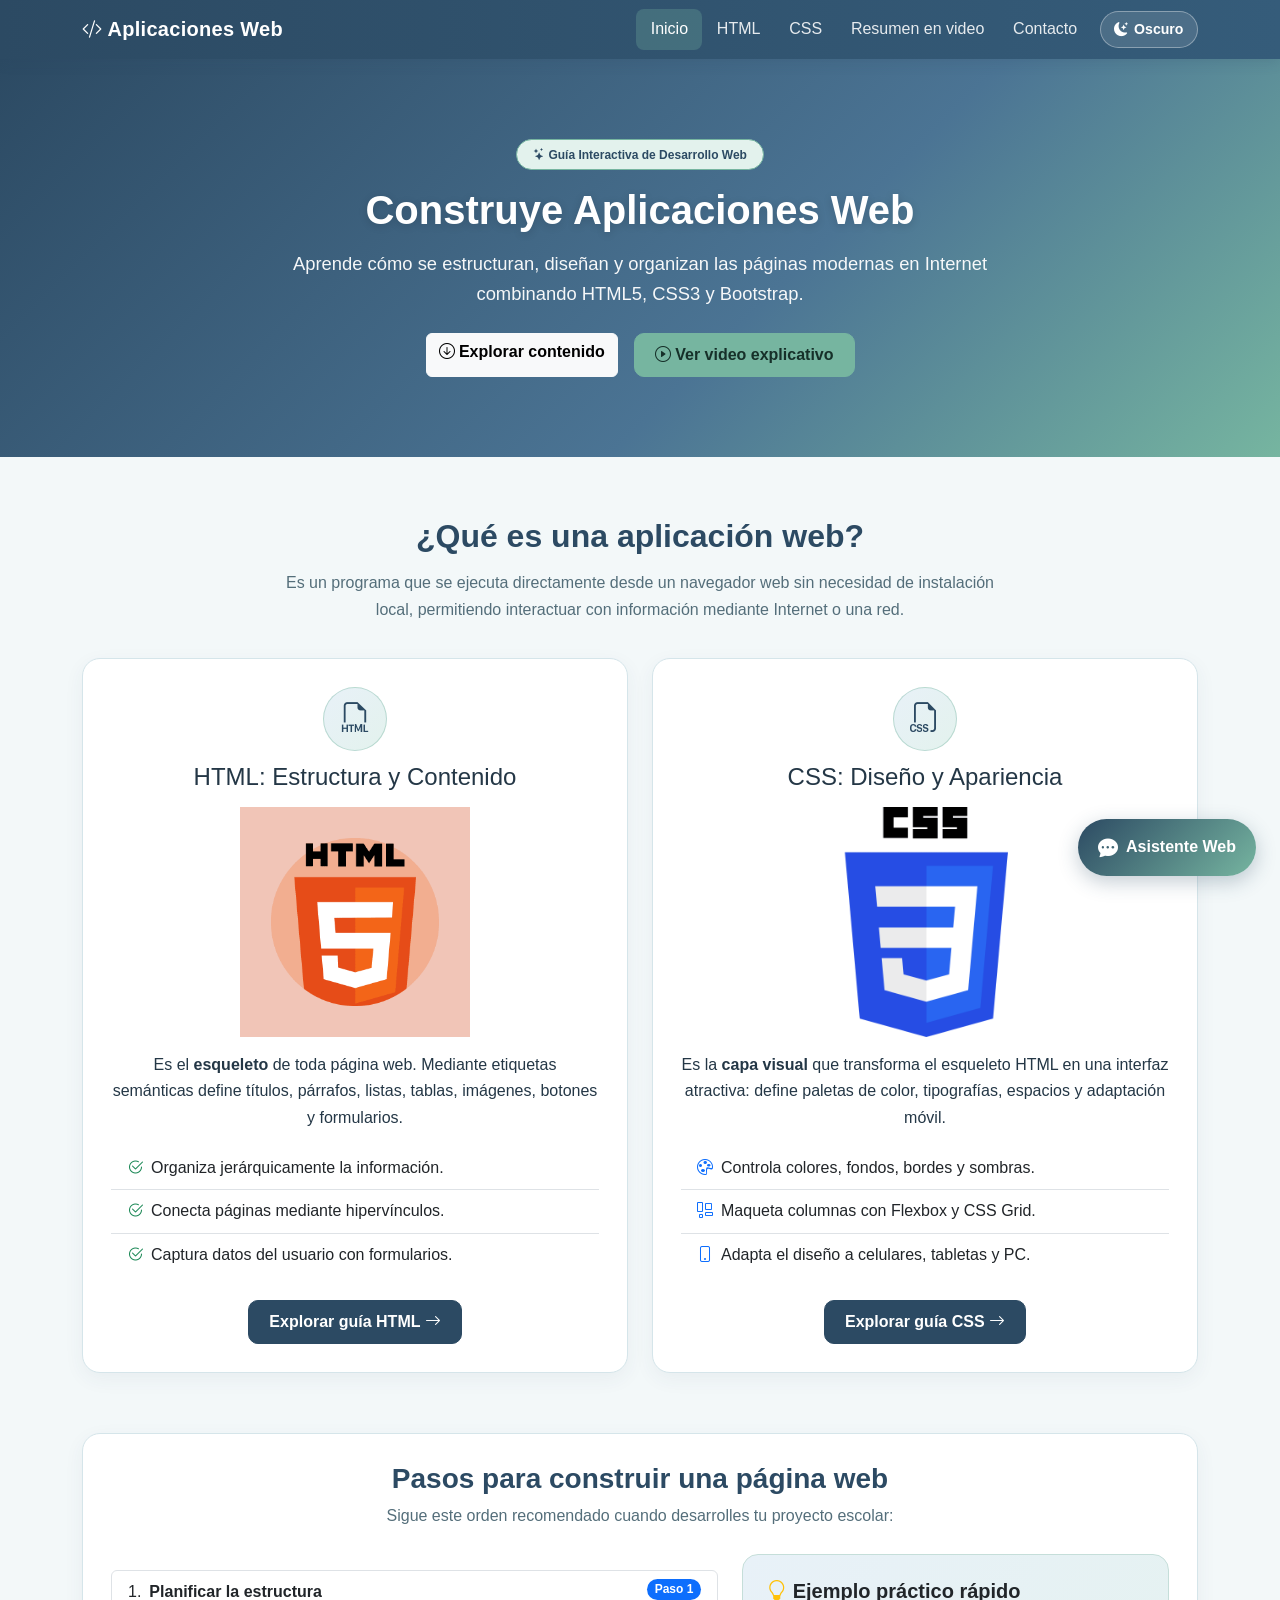
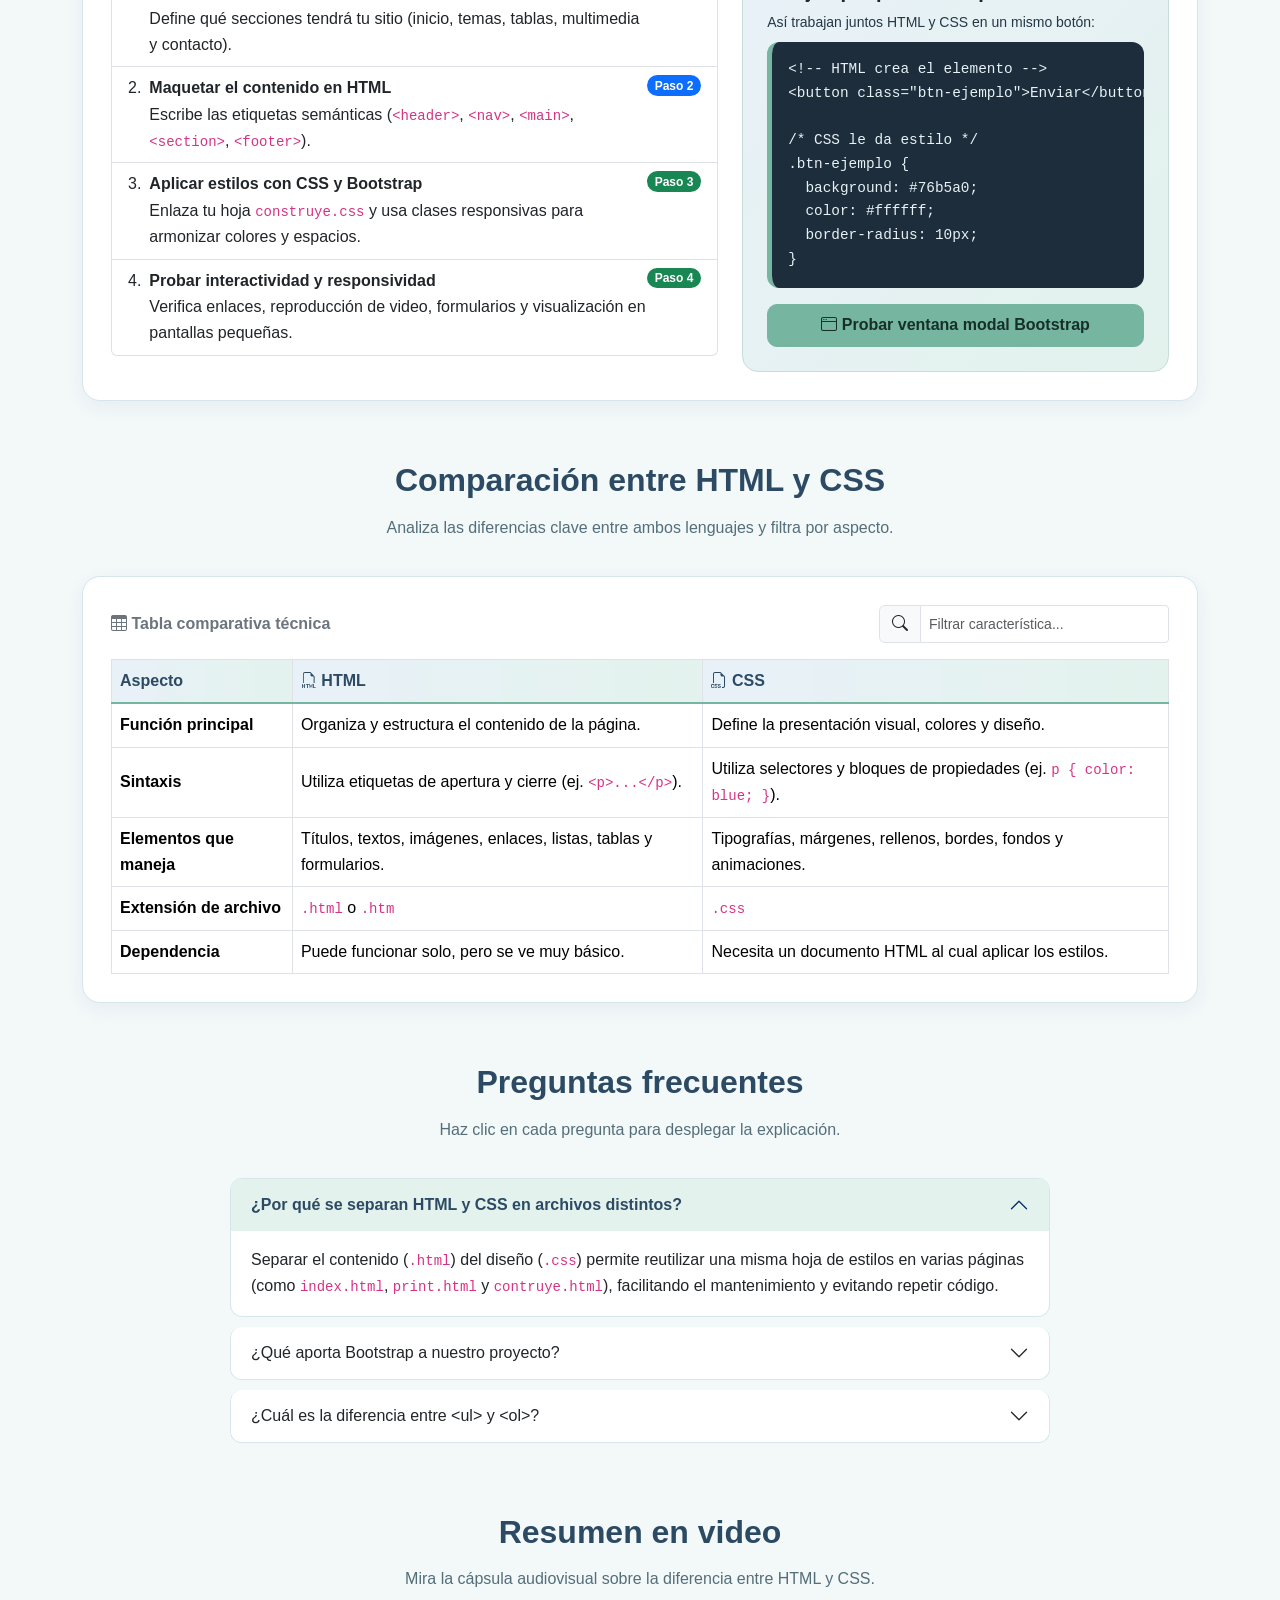
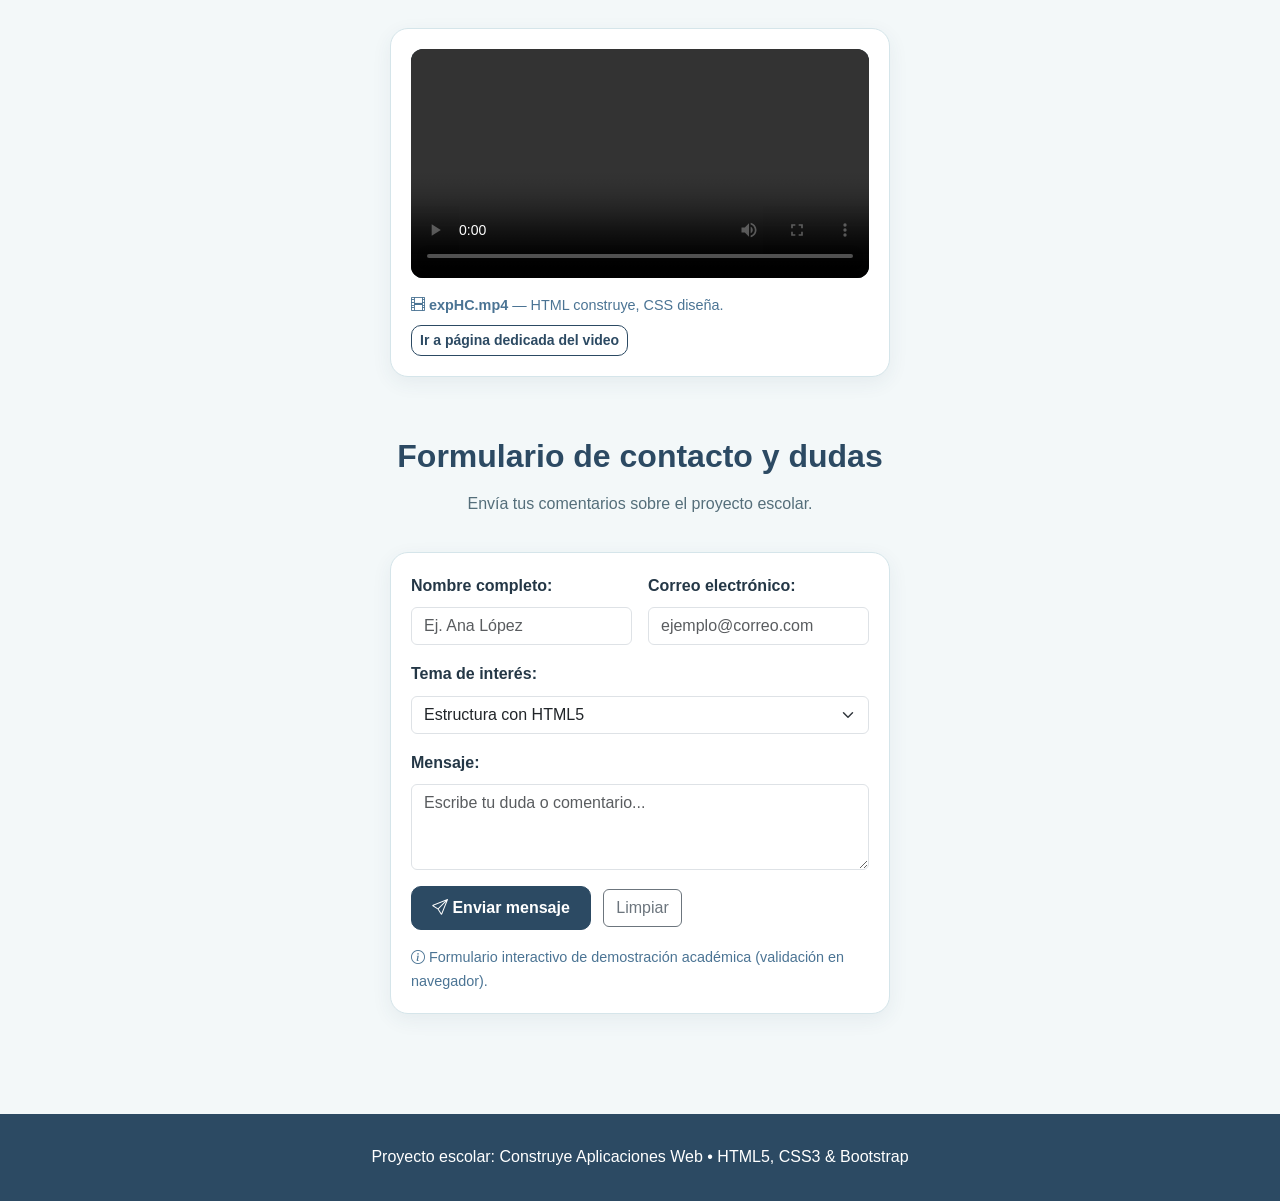
<file: index.html>
<!DOCTYPE html>
<html lang="es">
<head>
    <meta charset="UTF-8">
    <meta name="viewport" content="width=device-width, initial-scale=1.0">
    <title>Construye Aplicaciones Web | Inicio</title>
    <link href="https://cdn.jsdelivr.net/npm/bootstrap@5.3.3/dist/css/bootstrap.min.css" rel="stylesheet">
    <link href="https://cdn.jsdelivr.net/npm/bootstrap-icons@1.11.3/font/bootstrap-icons.css" rel="stylesheet">
    <link rel="stylesheet" href="construye.css">
</head>
<body>
    <nav class="navbar navbar-expand-lg navbar-dark sticky-top">
        <div class="container">
            <a class="navbar-brand fw-bold" href="index.html"><i class="bi bi-code-slash"></i> Aplicaciones Web</a>
            <button class="navbar-toggler" type="button" data-bs-toggle="collapse" data-bs-target="#menuPrincipal" aria-controls="menuPrincipal" aria-expanded="false" aria-label="Abrir menú">
                <span class="navbar-toggler-icon"></span>
            </button>
            <div class="collapse navbar-collapse" id="menuPrincipal">
                <ul class="navbar-nav ms-auto">
                    <li class="nav-item"><a class="nav-link active" href="index.html">Inicio</a></li>
                    <li class="nav-item"><a class="nav-link" href="print.html">HTML</a></li>
                    <li class="nav-item"><a class="nav-link" href="contruye.html">CSS</a></li>
                    <li class="nav-item"><a class="nav-link" href="ambosVd.html">Resumen en video</a></li>
                    <li class="nav-item"><a class="nav-link" href="#formulario">Contacto</a></li>
                    <li class="nav-item ms-lg-2 mt-2 mt-lg-0 d-flex align-items-center">
                        <button type="button" class="theme-toggle-btn" id="themeToggleBtn" aria-label="Cambiar entre tema claro y oscuro">
                            <i class="bi bi-moon-stars-fill" id="themeIcon"></i>
                            <span id="themeLabel">Oscuro</span>
                        </button>
                    </li>
                </ul>
            </div>
        </div>
    </nav>

    <header class="hero" id="inicio">
        <div class="container">
            <span class="badge rounded-pill badge-soft px-3 py-2 mb-3"><i class="bi bi-stars"></i> Guía Interactiva de Desarrollo Web</span>
            <h1>Construye Aplicaciones Web</h1>
            <p>Aprende cómo se estructuran, diseñan y organizan las páginas modernas en Internet combinando HTML5, CSS3 y Bootstrap.</p>
            <div class="d-flex justify-content-center gap-3 flex-wrap mt-4">
                <a href="#temas" class="btn btn-light fw-semibold"><i class="bi bi-arrow-down-circle"></i> Explorar contenido</a>
                <a href="ambosVd.html" class="btn btn-soft-green"><i class="bi bi-play-circle"></i> Ver video explicativo</a>
            </div>
        </div>
    </header>

    <main>
        <!-- Sección: ¿Qué es una aplicación web? + Pilares -->
        <section class="container section-space" id="temas">
            <h2 class="section-title">¿Qué es una aplicación web?</h2>
            <p class="section-subtitle">
                Es un programa que se ejecuta directamente desde un navegador web sin necesidad de instalación local, permitiendo interactuar con información mediante Internet o una red.
            </p>

            <div class="row g-4">
                <div class="col-md-6">
                    <article class="content-card text-center">
                        <div class="icon-circle"><i class="bi bi-filetype-html"></i></div>
                        <h3 class="h4">HTML: Estructura y Contenido</h3>
                        <img src="htmIm.png" class="content-img" alt="Logotipo de HTML5">
                        <p>Es el <strong>esqueleto</strong> de toda página web. Mediante etiquetas semánticas define títulos, párrafos, listas, tablas, imágenes, botones y formularios.</p>
                        <ul class="list-group list-group-flush text-start mb-4">
                            <li class="list-group-item"><i class="bi bi-check2-circle text-success me-2"></i>Organiza jerárquicamente la información.</li>
                            <li class="list-group-item"><i class="bi bi-check2-circle text-success me-2"></i>Conecta páginas mediante hipervínculos.</li>
                            <li class="list-group-item"><i class="bi bi-check2-circle text-success me-2"></i>Captura datos del usuario con formularios.</li>
                        </ul>
                        <a href="print.html" class="btn btn-primary">Explorar guía HTML <i class="bi bi-arrow-right"></i></a>
                    </article>
                </div>

                <div class="col-md-6">
                    <article class="content-card text-center">
                        <div class="icon-circle"><i class="bi bi-filetype-css"></i></div>
                        <h3 class="h4">CSS: Diseño y Apariencia</h3>
                        <img src="cssIM.png" class="content-img" alt="Logotipo de CSS3">
                        <p>Es la <strong>capa visual</strong> que transforma el esqueleto HTML en una interfaz atractiva: define paletas de color, tipografías, espacios y adaptación móvil.</p>
                        <ul class="list-group list-group-flush text-start mb-4">
                            <li class="list-group-item"><i class="bi bi-palette text-primary me-2"></i>Controla colores, fondos, bordes y sombras.</li>
                            <li class="list-group-item"><i class="bi bi-layout-wtf text-primary me-2"></i>Maqueta columnas con Flexbox y CSS Grid.</li>
                            <li class="list-group-item"><i class="bi bi-phone text-primary me-2"></i>Adapta el diseño a celulares, tabletas y PC.</li>
                        </ul>
                        <a href="contruye.html" class="btn btn-primary">Explorar guía CSS <i class="bi bi-arrow-right"></i></a>
                    </article>
                </div>
            </div>
        </section>

        <!-- Sección: Flujo de trabajo con listas ordenadas y tarjetas -->
        <section class="container section-space pt-0">
            <div class="content-card">
                <h2 class="section-title h3 mb-2">Pasos para construir una página web</h2>
                <p class="section-subtitle mb-4">Sigue este orden recomendado cuando desarrolles tu proyecto escolar:</p>
                <div class="row g-4 align-items-center">
                    <div class="col-lg-7">
                        <ol class="list-group list-group-numbered">
                            <li class="list-group-item d-flex justify-content-between align-items-start">
                                <div class="ms-2 me-auto">
                                    <div class="fw-bold">Planificar la estructura</div>
                                    Define qué secciones tendrá tu sitio (inicio, temas, tablas, multimedia y contacto).
                                </div>
                                <span class="badge bg-primary rounded-pill">Paso 1</span>
                            </li>
                            <li class="list-group-item d-flex justify-content-between align-items-start">
                                <div class="ms-2 me-auto">
                                    <div class="fw-bold">Maquetar el contenido en HTML</div>
                                    Escribe las etiquetas semánticas (<code>&lt;header&gt;</code>, <code>&lt;nav&gt;</code>, <code>&lt;main&gt;</code>, <code>&lt;section&gt;</code>, <code>&lt;footer&gt;</code>).
                                </div>
                                <span class="badge bg-primary rounded-pill">Paso 2</span>
                            </li>
                            <li class="list-group-item d-flex justify-content-between align-items-start">
                                <div class="ms-2 me-auto">
                                    <div class="fw-bold">Aplicar estilos con CSS y Bootstrap</div>
                                    Enlaza tu hoja <code>construye.css</code> y usa clases responsivas para armonizar colores y espacios.
                                </div>
                                <span class="badge bg-success rounded-pill">Paso 3</span>
                            </li>
                            <li class="list-group-item d-flex justify-content-between align-items-start">
                                <div class="ms-2 me-auto">
                                    <div class="fw-bold">Probar interactividad y responsividad</div>
                                    Verifica enlaces, reproducción de video, formularios y visualización en pantallas pequeñas.
                                </div>
                                <span class="badge bg-success rounded-pill">Paso 4</span>
                            </li>
                        </ol>
                    </div>
                    <div class="col-lg-5">
                        <div class="p-4 rounded-4" style="background: linear-gradient(135deg, var(--azul-claro), var(--acento-claro)); border: 1px solid #c5ded9;">
                            <h4 class="h5 fw-bold text-dark"><i class="bi bi-lightbulb text-warning"></i> Ejemplo práctico rápido</h4>
                            <p class="small mb-2">Así trabajan juntos HTML y CSS en un mismo botón:</p>
                            <pre class="code-block mb-3"><code>&lt;!-- HTML crea el elemento --&gt;
&lt;button class="btn-ejemplo"&gt;Enviar&lt;/button&gt;

/* CSS le da estilo */
.btn-ejemplo {
  background: #76b5a0;
  color: #ffffff;
  border-radius: 10px;
}</code></pre>
                            <button type="button" class="btn btn-soft-green w-100" data-bs-toggle="modal" data-bs-target="#modalDemo">
                                <i class="bi bi-window"></i> Probar ventana modal Bootstrap
                            </button>
                        </div>
                    </div>
                </div>
            </div>
        </section>

        <!-- Sección: Tabla comparativa ampliada con filtro interactivo -->
        <section class="container section-space pt-0" id="comparacion">
            <h2 class="section-title">Comparación entre HTML y CSS</h2>
            <p class="section-subtitle">Analiza las diferencias clave entre ambos lenguajes y filtra por aspecto.</p>

            <div class="content-card">
                <div class="d-flex justify-content-between align-items-center flex-wrap gap-2 mb-3">
                    <span class="fw-semibold text-secondary"><i class="bi bi-table"></i> Tabla comparativa técnica</span>
                    <div class="input-group" style="max-width: 290px;">
                        <span class="input-group-text bg-light"><i class="bi bi-search"></i></span>
                        <input type="text" id="filtroTablaIndex" class="form-control form-control-sm" placeholder="Filtrar característica...">
                    </div>
                </div>
                <div class="table-responsive">
                    <table class="table table-bordered table-hover table-custom align-middle mb-0" id="tablaComparacion">
                        <thead>
                            <tr>
                                <th scope="col">Aspecto</th>
                                <th scope="col"><i class="bi bi-filetype-html"></i> HTML</th>
                                <th scope="col"><i class="bi bi-filetype-css"></i> CSS</th>
                            </tr>
                        </thead>
                        <tbody>
                            <tr>
                                <td class="fw-bold">Función principal</td>
                                <td>Organiza y estructura el contenido de la página.</td>
                                <td>Define la presentación visual, colores y diseño.</td>
                            </tr>
                            <tr>
                                <td class="fw-bold">Sintaxis</td>
                                <td>Utiliza etiquetas de apertura y cierre (ej. <code>&lt;p&gt;...&lt;/p&gt;</code>).</td>
                                <td>Utiliza selectores y bloques de propiedades (ej. <code>p { color: blue; }</code>).</td>
                            </tr>
                            <tr>
                                <td class="fw-bold">Elementos que maneja</td>
                                <td>Títulos, textos, imágenes, enlaces, listas, tablas y formularios.</td>
                                <td>Tipografías, márgenes, rellenos, bordes, fondos y animaciones.</td>
                            </tr>
                            <tr>
                                <td class="fw-bold">Extensión de archivo</td>
                                <td><code>.html</code> o <code>.htm</code></td>
                                <td><code>.css</code></td>
                            </tr>
                            <tr>
                                <td class="fw-bold">Dependencia</td>
                                <td>Puede funcionar solo, pero se ve muy básico.</td>
                                <td>Necesita un documento HTML al cual aplicar los estilos.</td>
                            </tr>
                        </tbody>
                    </table>
                </div>
            </div>
        </section>

        <!-- Sección: Preguntas Frecuentes con Acordeón Bootstrap -->
        <section class="container section-space pt-0">
            <h2 class="section-title">Preguntas frecuentes</h2>
            <p class="section-subtitle">Haz clic en cada pregunta para desplegar la explicación.</p>
            <div class="accordion mx-auto" id="faqWeb" style="max-width: 820px;">
                <div class="accordion-item">
                    <h3 class="accordion-header">
                        <button class="accordion-button" type="button" data-bs-toggle="collapse" data-bs-target="#faq1" aria-expanded="true">
                            ¿Por qué se separan HTML y CSS en archivos distintos?
                        </button>
                    </h3>
                    <div id="faq1" class="accordion-collapse collapse show" data-bs-parent="#faqWeb">
                        <div class="accordion-body">
                            Separar el contenido (<code>.html</code>) del diseño (<code>.css</code>) permite reutilizar una misma hoja de estilos en varias páginas (como <code>index.html</code>, <code>print.html</code> y <code>contruye.html</code>), facilitando el mantenimiento y evitando repetir código.
                        </div>
                    </div>
                </div>
                <div class="accordion-item">
                    <h3 class="accordion-header">
                        <button class="accordion-button collapsed" type="button" data-bs-toggle="collapse" data-bs-target="#faq2" aria-expanded="false">
                            ¿Qué aporta Bootstrap a nuestro proyecto?
                        </button>
                    </h3>
                    <div id="faq2" class="accordion-collapse collapse" data-bs-parent="#faqWeb">
                        <div class="accordion-body">
                            Bootstrap proporciona un sistema de rejilla de 12 columnas, barras de navegación adaptables, tarjetas, acordeones, pestañas y ventanas modales listas para usarse en cualquier dispositivo.
                        </div>
                    </div>
                </div>
                <div class="accordion-item">
                    <h3 class="accordion-header">
                        <button class="accordion-button collapsed" type="button" data-bs-toggle="collapse" data-bs-target="#faq3" aria-expanded="false">
                            ¿Cuál es la diferencia entre &lt;ul&gt; y &lt;ol&gt;?
                        </button>
                    </h3>
                    <div id="faq3" class="accordion-collapse collapse" data-bs-parent="#faqWeb">
                        <div class="accordion-body">
                            La etiqueta <code>&lt;ul&gt;</code> crea listas desordenadas con viñetas (ideales para características o menús), mientras que <code>&lt;ol&gt;</code> crea listas ordenadas numeradas (ideales para pasos secuenciales o rankings).
                        </div>
                    </div>
                </div>
            </div>
        </section>

        <!-- Sección: Video -->
        <section class="container section-space pt-0" id="video">
            <h2 class="section-title">Resumen en video</h2>
            <p class="section-subtitle">Mira la cápsula audiovisual sobre la diferencia entre HTML y CSS.</p>
            <div class="video-box">
                <video controls preload="metadata">
                    <source src="expHC.mp4" type="video/mp4">
                    Tu navegador no puede reproducir este video. Comprueba que el archivo <strong>expHC.mp4</strong> esté en la misma carpeta.
                </video>
                <div class="d-flex justify-content-between align-items-center flex-wrap gap-2 mt-3">
                    <p class="form-note mb-0"><i class="bi bi-film"></i> <b>expHC.mp4</b> — HTML construye, CSS diseña.</p>
                    <a href="ambosVd.html" class="btn btn-outline-primary btn-sm">Ir a página dedicada del video</a>
                </div>
            </div>
        </section>

        <!-- Sección: Formulario interactivo con feedback Bootstrap -->
        <section class="container section-space pt-0" id="formulario">
            <h2 class="section-title">Formulario de contacto y dudas</h2>
            <p class="section-subtitle">Envía tus comentarios sobre el proyecto escolar.</p>
            <div class="form-area">
                <div id="alertaFormulario" class="alert alert-success d-none" role="alert">
                    <i class="bi bi-check-circle-fill me-2"></i> <span id="textoAlerta">¡Mensaje registrado correctamente!</span>
                </div>
                <form id="formContacto">
                    <div class="row g-3">
                        <div class="col-md-6">
                            <label for="nombre" class="form-label fw-semibold">Nombre completo:</label>
                            <input type="text" class="form-control" id="nombre" name="nombre" placeholder="Ej. Ana López" required>
                        </div>
                        <div class="col-md-6">
                            <label for="correo" class="form-label fw-semibold">Correo electrónico:</label>
                            <input type="email" class="form-control" id="correo" name="correo" placeholder="ejemplo@correo.com" required>
                        </div>
                        <div class="col-12">
                            <label for="temaInteres" class="form-label fw-semibold">Tema de interés:</label>
                            <select class="form-select" id="temaInteres" name="temaInteres">
                                <option value="HTML5">Estructura con HTML5</option>
                                <option value="CSS3">Estilos y diseño con CSS3</option>
                                <option value="Bootstrap">Componentes con Bootstrap</option>
                                <option value="General">Proyecto completo</option>
                            </select>
                        </div>
                        <div class="col-12">
                            <label for="mensaje" class="form-label fw-semibold">Mensaje:</label>
                            <textarea class="form-control" id="mensaje" name="mensaje" rows="3" placeholder="Escribe tu duda o comentario..." required></textarea>
                        </div>
                        <div class="col-12">
                            <button type="submit" class="btn btn-primary"><i class="bi bi-send"></i> Enviar mensaje</button>
                            <button type="reset" class="btn btn-outline-secondary ms-2">Limpiar</button>
                        </div>
                    </div>
                </form>
                <p class="form-note mt-3 mb-0"><i class="bi bi-info-circle"></i> Formulario interactivo de demostración académica (validación en navegador).</p>
            </div>
        </section>
    </main>

    <!-- Modal Demostrativo Bootstrap -->
    <div class="modal fade" id="modalDemo" tabindex="-1" aria-labelledby="modalDemoLabel" aria-hidden="true">
        <div class="modal-dialog modal-dialog-centered">
            <div class="modal-content border-0 shadow">
                <div class="modal-header text-white" style="background: linear-gradient(90deg, var(--principal), var(--secundario));">
                    <h5 class="modal-title" id="modalDemoLabel"><i class="bi bi-layers"></i> Ejemplo de Componente Bootstrap</h5>
                    <button type="button" class="btn-close btn-close-white" data-bs-dismiss="modal" aria-label="Cerrar"></button>
                </div>
                <div class="modal-body">
                    <p>Este cuadro de diálogo es un <strong>Modal de Bootstrap 5</strong> estilizado con nuestra paleta azul y verde suave.</p>
                    <ul class="mb-0">
                        <li><strong>HTML</strong> define la estructura del modal (<code>.modal-header</code>, <code>.modal-body</code>).</li>
                        <li><strong>CSS</strong> aplica los colores suaves y bordes redondeados.</li>
                        <li><strong>Bootstrap JS</strong> controla la apertura y cierre interactivo.</li>
                    </ul>
                </div>
                <div class="modal-footer">
                    <button type="button" class="btn btn-soft-green" data-bs-dismiss="modal">Entendido</button>
                </div>
            </div>
        </div>
    </div>

    <footer>
        <p>Proyecto escolar: Construye Aplicaciones Web • HTML5, CSS3 &amp; Bootstrap</p>
    </footer>

    
    <!-- Botón y Ventana de Chat Interactivo -->
    <button class="chat-toggle-btn" id="chatToggle" aria-label="Abrir chat de ayuda">
        <i class="bi bi-chat-dots-fill fs-5"></i>
        <span>Asistente Web</span>
    </button>

    <div class="chat-window" id="chatWindow" role="dialog" aria-label="Chat de ayuda sobre HTML y CSS">
        <div class="chat-header">
            <div class="d-flex align-items-center gap-2">
                <i class="bi bi-robot fs-5"></i>
                <div>
                    <strong class="d-block" style="font-size: 0.95rem;">Tutor HTML &amp; CSS</strong>
                    <small style="font-size: 0.75rem; opacity: 0.85;">En línea • Responde tus dudas</small>
                </div>
            </div>
            <button type="button" class="btn-close btn-close-white" id="chatClose" aria-label="Cerrar chat"></button>
        </div>
        <div class="chat-body" id="chatBody">
            <div class="chat-msg bot">
                ¡Hola! 👋 Soy tu asistente de <strong>Construye Aplicaciones Web</strong>. Pregúntame sobre etiquetas HTML, propiedades CSS, tablas o Bootstrap.
            </div>
        </div>
        <div class="chat-suggestions">
            <button type="button" class="chat-chip" data-q="¿Qué es HTML?">¿Qué es HTML?</button>
            <button type="button" class="chat-chip" data-q="¿Qué es CSS?">¿Qué es CSS?</button>
            <button type="button" class="chat-chip" data-q="Diferencia HTML y CSS">HTML vs CSS</button>
            <button type="button" class="chat-chip" data-q="¿Para qué sirve Bootstrap?">Bootstrap</button>
        </div>
        <form class="chat-footer" id="chatForm">
            <input type="text" class="form-control form-control-sm" id="chatInput" placeholder="Escribe tu duda..." autocomplete="off" required>
            <button type="submit" class="btn btn-primary btn-sm" aria-label="Enviar mensaje"><i class="bi bi-send"></i></button>
        </form>
    </div>

    <script>
        (function () {
            const chatToggle = document.getElementById('chatToggle');
            const chatWindow = document.getElementById('chatWindow');
            const chatClose = document.getElementById('chatClose');
            const chatForm = document.getElementById('chatForm');
            const chatInput = document.getElementById('chatInput');
            const chatBody = document.getElementById('chatBody');
            const chips = document.querySelectorAll('.chat-chip');

            if (!chatToggle || !chatWindow) return;

            chatToggle.addEventListener('click', () => {
                chatWindow.classList.toggle('open');
                if (chatWindow.classList.contains('open')) chatInput.focus();
            });

            chatClose.addEventListener('click', () => {
                chatWindow.classList.remove('open');
            });

            function getBotReply(text) {
                const q = text.toLowerCase();
                if (q.includes('html')) {
                    return '<strong>HTML</strong> (HyperText Markup Language) construye el esqueleto y contenido de la web usando etiquetas como &lt;h1&gt;, &lt;p&gt;, &lt;table&gt;, &lt;ul&gt; y &lt;form&gt;.';
                }
                if (q.includes('css')) {
                    return '<strong>CSS</strong> (Cascading Style Sheets) diseña la apariencia visual: colores, fuentes, márgenes, bordes, Flexbox y diseño adaptable.';
                }
                if (q.includes('diferencia') || q.includes('vs')) {
                    return 'En resumen: <strong>HTML construye</strong> la estructura y el contenido, mientras que <strong>CSS diseña</strong> cómo se ve todo en pantalla.';
                }
                if (q.includes('bootstrap')) {
                    return '<strong>Bootstrap 5</strong> es un framework CSS/JS que facilita crear diseños responsivos con su sistema de rejilla (grid), tarjetas, tablas, modales y acordeones.';
                }
                if (q.includes('tabla')) {
                    return 'Para crear tablas en HTML usa <code>&lt;table&gt;</code>, filas con <code>&lt;tr&gt;</code>, encabezados con <code>&lt;th&gt;</code> y celdas con <code>&lt;td&gt;</code>.';
                }
                if (q.includes('lista')) {
                    return 'Usa <code>&lt;ul&gt;</code> para listas con viñetas (desordenadas), <code>&lt;ol&gt;</code> para listas numeradas (ordenadas) y <code>&lt;li&gt;</code> para cada elemento.';
                }
                if (q.includes('video')) {
                    return 'Puedes ver el resumen audiovisual <strong>expHC.mp4</strong> en la sección de Video de Inicio o en la página <em>Resumen en video</em>.';
                }
                return '¡Buena pregunta! Te recomiendo revisar las tarjetas, ejemplos de código y tablas interactivas de esta página, o preguntarme sobre <strong>HTML</strong>, <strong>CSS</strong>, <strong>tablas</strong>, <strong>listas</strong> o <strong>Bootstrap</strong>.';
            }

            function appendMessage(text, sender) {
                const div = document.createElement('div');
                div.className = 'chat-msg ' + sender;
                div.innerHTML = text;
                chatBody.appendChild(div);
                chatBody.scrollTop = chatBody.scrollHeight;
            }

            function sendQuery(query) {
                if (!query.trim()) return;
                appendMessage(query.replace(/</g, '&lt;').replace(/>/g, '&gt;'), 'user');
                setTimeout(() => {
                    appendMessage(getBotReply(query), 'bot');
                }, 300);
            }

            chatForm.addEventListener('submit', (e) => {
                e.preventDefault();
                const val = chatInput.value;
                chatInput.value = '';
                sendQuery(val);
            });

            chips.forEach(chip => {
                chip.addEventListener('click', () => {
                    sendQuery(chip.getAttribute('data-q'));
                });
            });
        })();
    </script>


    <script src="https://cdn.jsdelivr.net/npm/bootstrap@5.3.3/dist/js/bootstrap.bundle.min.js"></script>
    <script>
        // Filtro de tabla en vivo
        document.getElementById('filtroTablaIndex')?.addEventListener('keyup', function () {
            const valor = this.value.toLowerCase();
            const filas = document.querySelectorAll('#tablaComparacion tbody tr');
            filas.forEach(fila => {
                fila.style.display = fila.textContent.toLowerCase().includes(valor) ? '' : 'none';
            });
        });

        // Envío interactivo del formulario
        document.getElementById('formContacto')?.addEventListener('submit', function (e) {
            e.preventDefault();
            const nombre = document.getElementById('nombre').value;
            const tema = document.getElementById('temaInteres').value;
            const alerta = document.getElementById('alertaFormulario');
            document.getElementById('textoAlerta').textContent = `¡Gracias, ${nombre}! Hemos recibido tu consulta sobre ${tema}.`;
            alerta.classList.remove('d-none');
            this.reset();
        });
    </script>

    <script>
        (function () {
            const root = document.documentElement;
            const btn = document.getElementById('themeToggleBtn');
            const icon = document.getElementById('themeIcon');
            const label = document.getElementById('themeLabel');

            function applyTheme(theme) {
                if (theme === 'dark') {
                    root.setAttribute('data-theme', 'dark');
                    if (icon) icon.className = 'bi bi-sun-fill text-warning';
                    if (label) label.textContent = 'Claro';
                } else {
                    root.removeAttribute('data-theme');
                    if (icon) icon.className = 'bi bi-moon-stars-fill';
                    if (label) label.textContent = 'Oscuro';
                }
            }

            const savedTheme = localStorage.getItem('webAppTheme') || 'light';
            applyTheme(savedTheme);

            if (btn) {
                btn.addEventListener('click', () => {
                    const current = root.getAttribute('data-theme') === 'dark' ? 'dark' : 'light';
                    const next = current === 'dark' ? 'light' : 'dark';
                    localStorage.setItem('webAppTheme', next);
                    applyTheme(next);
                });
            }
        })();
    </script>

</body>
</html>
</file>
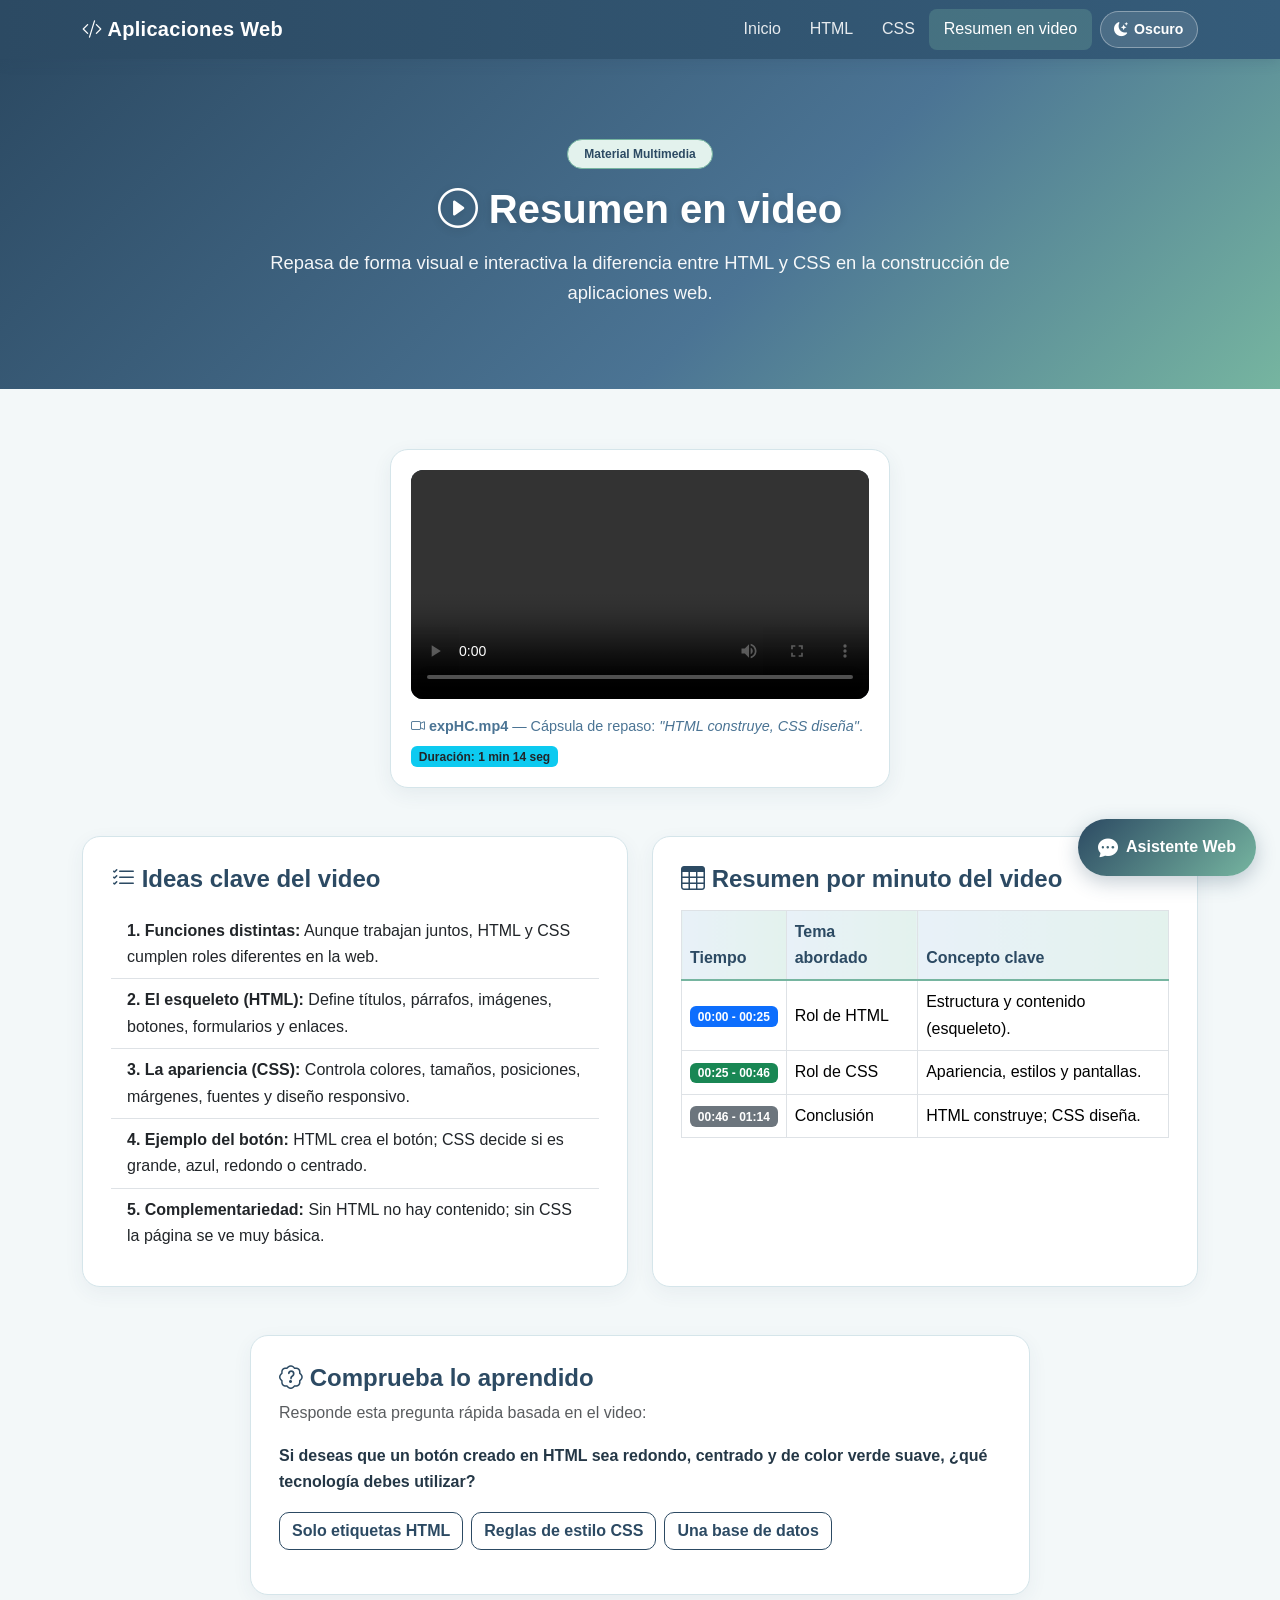
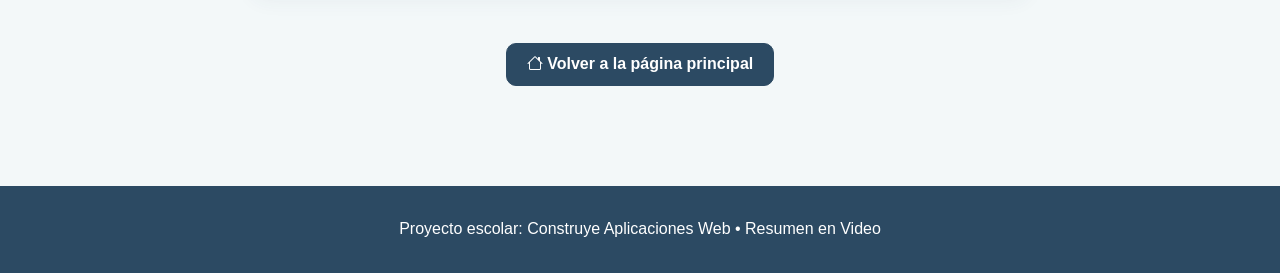
<file: ambosVd.html>
<!DOCTYPE html>
<html lang="es">
<head>
    <meta charset="UTF-8">
    <meta name="viewport" content="width=device-width, initial-scale=1.0">
    <title>Resumen en video | Construye Aplicaciones Web</title>
    <link href="https://cdn.jsdelivr.net/npm/bootstrap@5.3.3/dist/css/bootstrap.min.css" rel="stylesheet">
    <link href="https://cdn.jsdelivr.net/npm/bootstrap-icons@1.11.3/font/bootstrap-icons.css" rel="stylesheet">
    <link rel="stylesheet" href="construye.css">
</head>
<body>
    <nav class="navbar navbar-expand-lg navbar-dark sticky-top">
        <div class="container">
            <a class="navbar-brand fw-bold" href="index.html"><i class="bi bi-code-slash"></i> Aplicaciones Web</a>
            <button class="navbar-toggler" type="button" data-bs-toggle="collapse" data-bs-target="#menu" aria-controls="menu" aria-expanded="false" aria-label="Abrir menú"><span class="navbar-toggler-icon"></span></button>
            <div class="collapse navbar-collapse" id="menu">
                <ul class="navbar-nav ms-auto">
                    <li class="nav-item"><a class="nav-link" href="index.html">Inicio</a></li>
                    <li class="nav-item"><a class="nav-link" href="print.html">HTML</a></li>
                    <li class="nav-item"><a class="nav-link" href="contruye.html">CSS</a></li>
                    <li class="nav-item"><a class="nav-link active" href="ambosVd.html">Resumen en video</a></li>
                    <li class="nav-item ms-lg-2 mt-2 mt-lg-0 d-flex align-items-center">
                        <button type="button" class="theme-toggle-btn" id="themeToggleBtn" aria-label="Cambiar entre tema claro y oscuro">
                            <i class="bi bi-moon-stars-fill" id="themeIcon"></i>
                            <span id="themeLabel">Oscuro</span>
                        </button>
                    </li>
                </ul>
            </div>
        </div>
    </nav>

    <header class="hero">
        <div class="container">
            <span class="badge rounded-pill badge-soft px-3 py-2 mb-3">Material Multimedia</span>
            <h1><i class="bi bi-play-circle"></i> Resumen en video</h1>
            <p>Repasa de forma visual e interactiva la diferencia entre HTML y CSS en la construcción de aplicaciones web.</p>
        </div>
    </header>

    <main class="container section-space">
        <!-- Reproductor de Video -->
        <section class="video-box mb-5">
            <video controls preload="metadata">
                <source src="expHC.mp4" type="video/mp4">
                Tu navegador no puede reproducir este video. Comprueba que el archivo <strong>expHC.mp4</strong> esté junto a los archivos HTML.
            </video>
            <div class="d-flex justify-content-between align-items-center flex-wrap gap-2 mt-3">
                <p class="form-note mb-0"><i class="bi bi-camera-video"></i> <b>expHC.mp4</b> — Cápsula de repaso: <em>"HTML construye, CSS diseña"</em>.</p>
                <span class="badge bg-info text-dark">Duración: 1 min 14 seg</span>
            </div>
        </section>

        <!-- Tabla de Síntesis del Video + Puntos Clave -->
        <div class="row g-4 mb-5">
            <div class="col-lg-6">
                <section class="content-card">
                    <h2 class="h4 fw-bold mb-3" style="color: var(--principal);"><i class="bi bi-list-check"></i> Ideas clave del video</h2>
                    <ul class="list-group list-group-flush">
                        <li class="list-group-item"><strong>1. Funciones distintas:</strong> Aunque trabajan juntos, HTML y CSS cumplen roles diferentes en la web.</li>
                        <li class="list-group-item"><strong>2. El esqueleto (HTML):</strong> Define títulos, párrafos, imágenes, botones, formularios y enlaces.</li>
                        <li class="list-group-item"><strong>3. La apariencia (CSS):</strong> Controla colores, tamaños, posiciones, márgenes, fuentes y diseño responsivo.</li>
                        <li class="list-group-item"><strong>4. Ejemplo del botón:</strong> HTML crea el botón; CSS decide si es grande, azul, redondo o centrado.</li>
                        <li class="list-group-item"><strong>5. Complementariedad:</strong> Sin HTML no hay contenido; sin CSS la página se ve muy básica.</li>
                    </ul>
                </section>
            </div>

            <div class="col-lg-6">
                <section class="content-card">
                    <h2 class="h4 fw-bold mb-3" style="color: var(--principal);"><i class="bi bi-table"></i> Resumen por minuto del video</h2>
                    <div class="table-responsive">
                        <table class="table table-bordered table-custom align-middle mb-0">
                            <thead>
                                <tr>
                                    <th>Tiempo</th>
                                    <th>Tema abordado</th>
                                    <th>Concepto clave</th>
                                </tr>
                            </thead>
                            <tbody>
                                <tr>
                                    <td><span class="badge bg-primary">00:00 - 00:25</span></td>
                                    <td>Rol de HTML</td>
                                    <td>Estructura y contenido (esqueleto).</td>
                                </tr>
                                <tr>
                                    <td><span class="badge bg-success">00:25 - 00:46</span></td>
                                    <td>Rol de CSS</td>
                                    <td>Apariencia, estilos y pantallas.</td>
                                </tr>
                                <tr>
                                    <td><span class="badge bg-secondary">00:46 - 01:14</span></td>
                                    <td>Conclusión</td>
                                    <td>HTML construye; CSS diseña.</td>
                                </tr>
                            </tbody>
                        </table>
                    </div>
                </section>
            </div>
        </div>

        <!-- Mini Quiz Interactivo -->
        <section class="content-card mx-auto" style="max-width: 780px;">
            <h2 class="h4 fw-bold mb-2" style="color: var(--principal);"><i class="bi bi-patch-question"></i> Comprueba lo aprendido</h2>
            <p class="text-muted">Responde esta pregunta rápida basada en el video:</p>
            <p class="fw-semibold">Si deseas que un botón creado en HTML sea redondo, centrado y de color verde suave, ¿qué tecnología debes utilizar?</p>
            <div class="d-flex flex-wrap gap-2" id="quizOpciones">
                <button type="button" class="btn btn-outline-primary quiz-btn" data-correct="false">Solo etiquetas HTML</button>
                <button type="button" class="btn btn-outline-primary quiz-btn" data-correct="true">Reglas de estilo CSS</button>
                <button type="button" class="btn btn-outline-primary quiz-btn" data-correct="false">Una base de datos</button>
            </div>
            <div id="quizResultado" class="mt-3 fw-semibold"></div>
        </section>

        <div class="text-center mt-5">
            <a href="index.html" class="btn btn-primary"><i class="bi bi-house"></i> Volver a la página principal</a>
        </div>
    </main>

    <footer><p>Proyecto escolar: Construye Aplicaciones Web • Resumen en Video</p></footer>

    
    <!-- Botón y Ventana de Chat Interactivo -->
    <button class="chat-toggle-btn" id="chatToggle" aria-label="Abrir chat de ayuda">
        <i class="bi bi-chat-dots-fill fs-5"></i>
        <span>Asistente Web</span>
    </button>

    <div class="chat-window" id="chatWindow" role="dialog" aria-label="Chat de ayuda sobre HTML y CSS">
        <div class="chat-header">
            <div class="d-flex align-items-center gap-2">
                <i class="bi bi-robot fs-5"></i>
                <div>
                    <strong class="d-block" style="font-size: 0.95rem;">Tutor HTML &amp; CSS</strong>
                    <small style="font-size: 0.75rem; opacity: 0.85;">En línea • Responde tus dudas</small>
                </div>
            </div>
            <button type="button" class="btn-close btn-close-white" id="chatClose" aria-label="Cerrar chat"></button>
        </div>
        <div class="chat-body" id="chatBody">
            <div class="chat-msg bot">
                ¡Hola! 👋 Soy tu asistente de <strong>Construye Aplicaciones Web</strong>. Pregúntame sobre etiquetas HTML, propiedades CSS, tablas o Bootstrap.
            </div>
        </div>
        <div class="chat-suggestions">
            <button type="button" class="chat-chip" data-q="¿Qué es HTML?">¿Qué es HTML?</button>
            <button type="button" class="chat-chip" data-q="¿Qué es CSS?">¿Qué es CSS?</button>
            <button type="button" class="chat-chip" data-q="Diferencia HTML y CSS">HTML vs CSS</button>
            <button type="button" class="chat-chip" data-q="¿Para qué sirve Bootstrap?">Bootstrap</button>
        </div>
        <form class="chat-footer" id="chatForm">
            <input type="text" class="form-control form-control-sm" id="chatInput" placeholder="Escribe tu duda..." autocomplete="off" required>
            <button type="submit" class="btn btn-primary btn-sm" aria-label="Enviar mensaje"><i class="bi bi-send"></i></button>
        </form>
    </div>

    <script>
        (function () {
            const chatToggle = document.getElementById('chatToggle');
            const chatWindow = document.getElementById('chatWindow');
            const chatClose = document.getElementById('chatClose');
            const chatForm = document.getElementById('chatForm');
            const chatInput = document.getElementById('chatInput');
            const chatBody = document.getElementById('chatBody');
            const chips = document.querySelectorAll('.chat-chip');

            if (!chatToggle || !chatWindow) return;

            chatToggle.addEventListener('click', () => {
                chatWindow.classList.toggle('open');
                if (chatWindow.classList.contains('open')) chatInput.focus();
            });

            chatClose.addEventListener('click', () => {
                chatWindow.classList.remove('open');
            });

            function getBotReply(text) {
                const q = text.toLowerCase();
                if (q.includes('html')) {
                    return '<strong>HTML</strong> (HyperText Markup Language) construye el esqueleto y contenido de la web usando etiquetas como &lt;h1&gt;, &lt;p&gt;, &lt;table&gt;, &lt;ul&gt; y &lt;form&gt;.';
                }
                if (q.includes('css')) {
                    return '<strong>CSS</strong> (Cascading Style Sheets) diseña la apariencia visual: colores, fuentes, márgenes, bordes, Flexbox y diseño adaptable.';
                }
                if (q.includes('diferencia') || q.includes('vs')) {
                    return 'En resumen: <strong>HTML construye</strong> la estructura y el contenido, mientras que <strong>CSS diseña</strong> cómo se ve todo en pantalla.';
                }
                if (q.includes('bootstrap')) {
                    return '<strong>Bootstrap 5</strong> es un framework CSS/JS que facilita crear diseños responsivos con su sistema de rejilla (grid), tarjetas, tablas, modales y acordeones.';
                }
                if (q.includes('tabla')) {
                    return 'Para crear tablas en HTML usa <code>&lt;table&gt;</code>, filas con <code>&lt;tr&gt;</code>, encabezados con <code>&lt;th&gt;</code> y celdas con <code>&lt;td&gt;</code>.';
                }
                if (q.includes('lista')) {
                    return 'Usa <code>&lt;ul&gt;</code> para listas con viñetas (desordenadas), <code>&lt;ol&gt;</code> para listas numeradas (ordenadas) y <code>&lt;li&gt;</code> para cada elemento.';
                }
                if (q.includes('video')) {
                    return 'Puedes ver el resumen audiovisual <strong>expHC.mp4</strong> en la sección de Video de Inicio o en la página <em>Resumen en video</em>.';
                }
                return '¡Buena pregunta! Te recomiendo revisar las tarjetas, ejemplos de código y tablas interactivas de esta página, o preguntarme sobre <strong>HTML</strong>, <strong>CSS</strong>, <strong>tablas</strong>, <strong>listas</strong> o <strong>Bootstrap</strong>.';
            }

            function appendMessage(text, sender) {
                const div = document.createElement('div');
                div.className = 'chat-msg ' + sender;
                div.innerHTML = text;
                chatBody.appendChild(div);
                chatBody.scrollTop = chatBody.scrollHeight;
            }

            function sendQuery(query) {
                if (!query.trim()) return;
                appendMessage(query.replace(/</g, '&lt;').replace(/>/g, '&gt;'), 'user');
                setTimeout(() => {
                    appendMessage(getBotReply(query), 'bot');
                }, 300);
            }

            chatForm.addEventListener('submit', (e) => {
                e.preventDefault();
                const val = chatInput.value;
                chatInput.value = '';
                sendQuery(val);
            });

            chips.forEach(chip => {
                chip.addEventListener('click', () => {
                    sendQuery(chip.getAttribute('data-q'));
                });
            });
        })();
    </script>


    <script src="https://cdn.jsdelivr.net/npm/bootstrap@5.3.3/dist/js/bootstrap.bundle.min.js"></script>
    <script>
        document.querySelectorAll('.quiz-btn').forEach(btn => {
            btn.addEventListener('click', function () {
                const esCorrecta = this.getAttribute('data-correct') === 'true';
                const res = document.getElementById('quizResultado');
                if (esCorrecta) {
                    res.innerHTML = '<span class="text-success"><i class="bi bi-check-circle-fill"></i> ¡Correcto! HTML crea el botón y CSS decide su forma, color y posición.</span>';
                } else {
                    res.innerHTML = '<span class="text-danger"><i class="bi bi-x-circle-fill"></i> Intenta de nuevo: recuerda que HTML estructura, pero CSS diseña.</span>';
                }
            });
        });
    </script>

    <script>
        (function () {
            const root = document.documentElement;
            const btn = document.getElementById('themeToggleBtn');
            const icon = document.getElementById('themeIcon');
            const label = document.getElementById('themeLabel');

            function applyTheme(theme) {
                if (theme === 'dark') {
                    root.setAttribute('data-theme', 'dark');
                    if (icon) icon.className = 'bi bi-sun-fill text-warning';
                    if (label) label.textContent = 'Claro';
                } else {
                    root.removeAttribute('data-theme');
                    if (icon) icon.className = 'bi bi-moon-stars-fill';
                    if (label) label.textContent = 'Oscuro';
                }
            }

            const savedTheme = localStorage.getItem('webAppTheme') || 'light';
            applyTheme(savedTheme);

            if (btn) {
                btn.addEventListener('click', () => {
                    const current = root.getAttribute('data-theme') === 'dark' ? 'dark' : 'light';
                    const next = current === 'dark' ? 'light' : 'dark';
                    localStorage.setItem('webAppTheme', next);
                    applyTheme(next);
                });
            }
        })();
    </script>

</body>
</html>
</file>
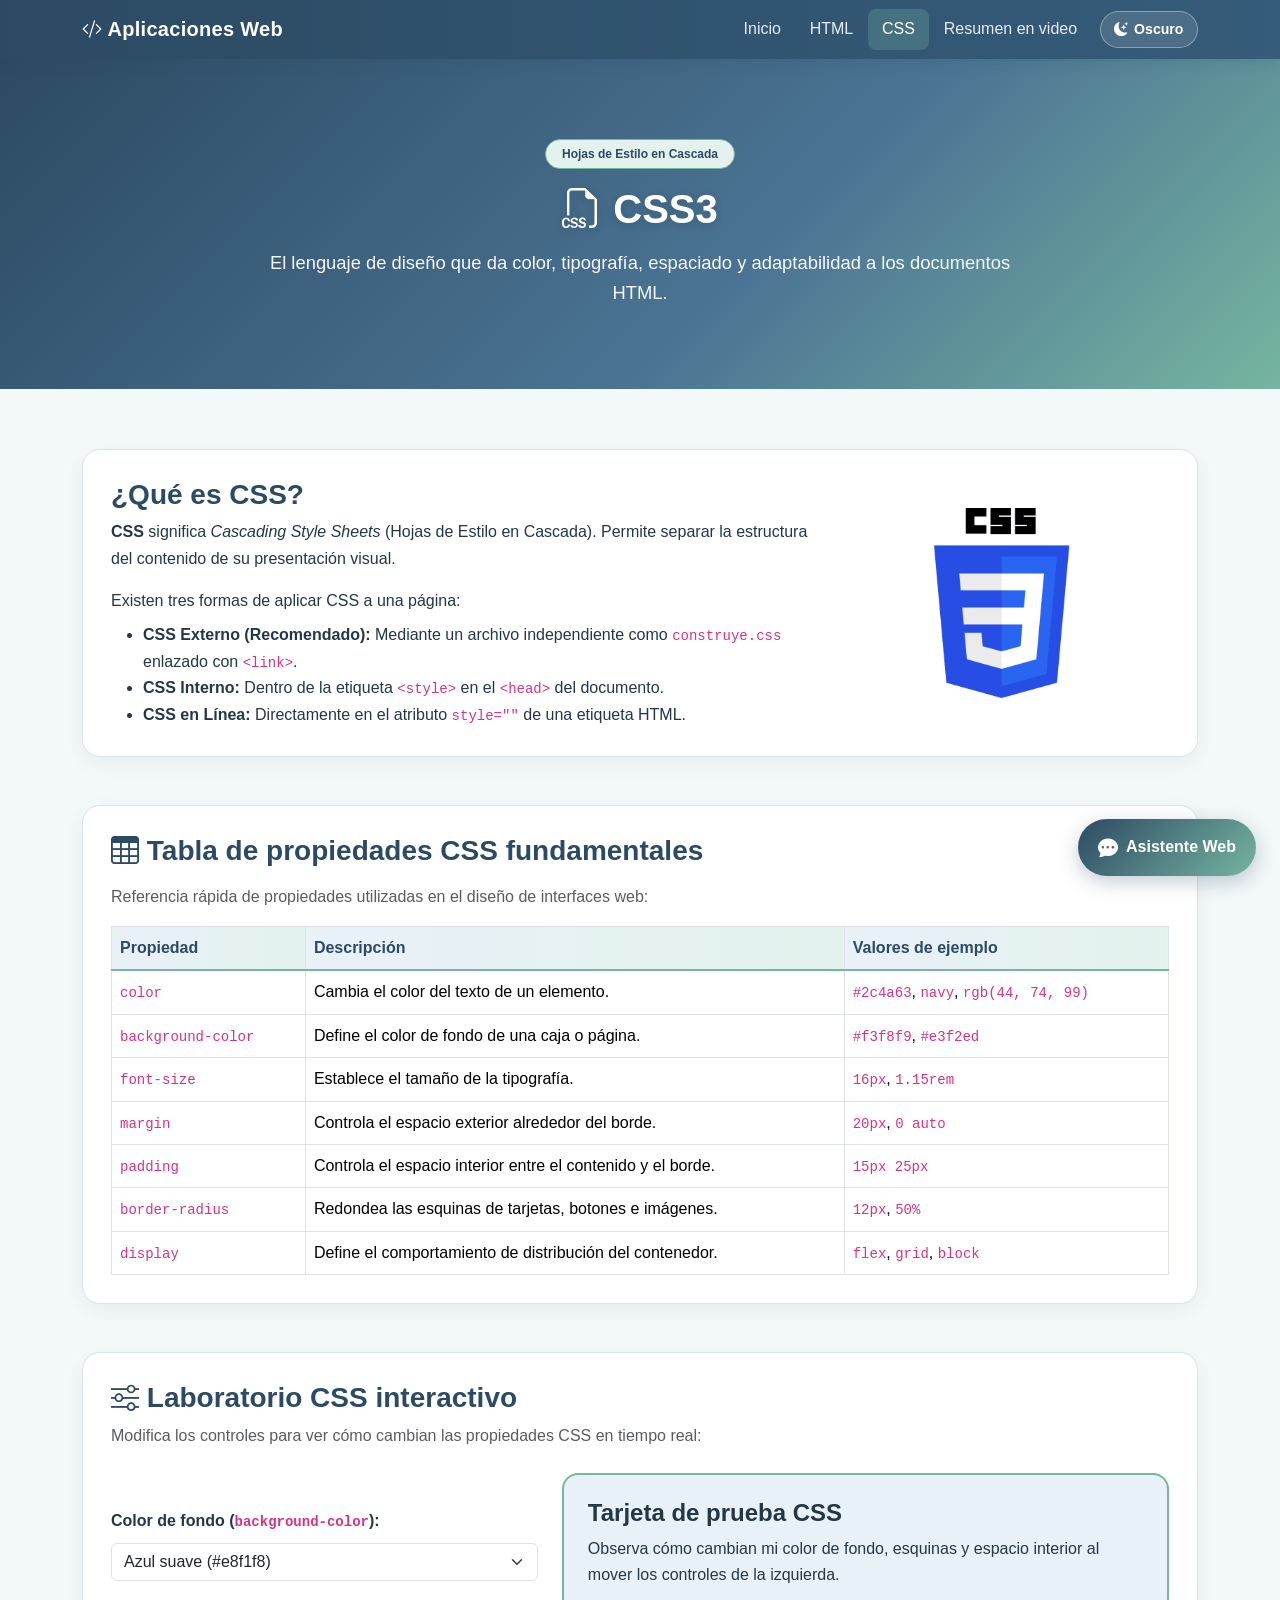
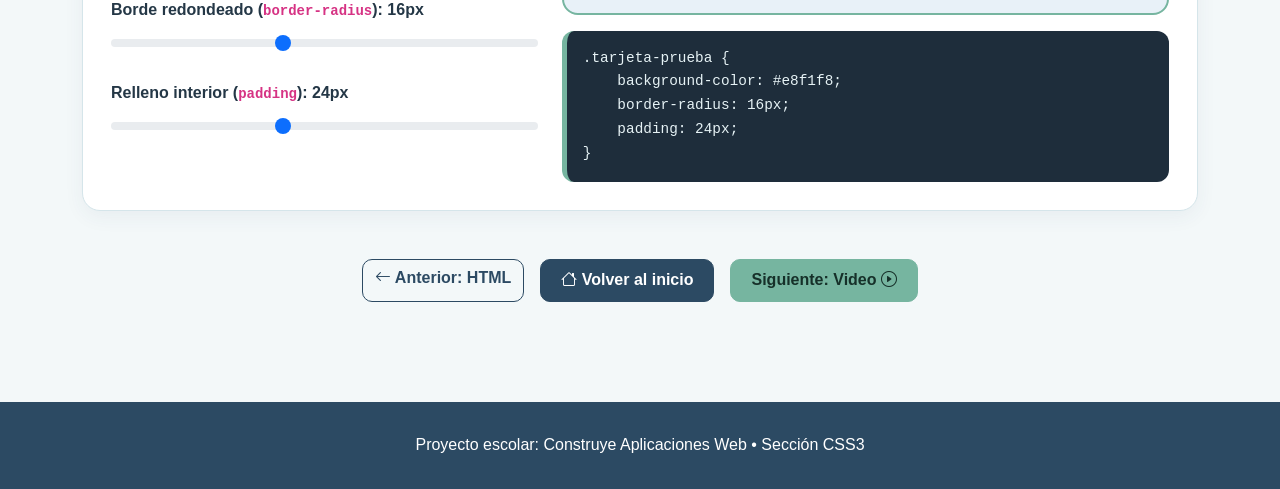
<file: contruye.html>
<!DOCTYPE html>
<html lang="es">
<head>
    <meta charset="UTF-8">
    <meta name="viewport" content="width=device-width, initial-scale=1.0">
    <title>CSS | Construye Aplicaciones Web</title>
    <link href="https://cdn.jsdelivr.net/npm/bootstrap@5.3.3/dist/css/bootstrap.min.css" rel="stylesheet">
    <link href="https://cdn.jsdelivr.net/npm/bootstrap-icons@1.11.3/font/bootstrap-icons.css" rel="stylesheet">
    <link rel="stylesheet" href="construye.css">
</head>
<body>
    <nav class="navbar navbar-expand-lg navbar-dark sticky-top">
        <div class="container">
            <a class="navbar-brand fw-bold" href="index.html"><i class="bi bi-code-slash"></i> Aplicaciones Web</a>
            <button class="navbar-toggler" type="button" data-bs-toggle="collapse" data-bs-target="#menu" aria-controls="menu" aria-expanded="false" aria-label="Abrir menú"><span class="navbar-toggler-icon"></span></button>
            <div class="collapse navbar-collapse" id="menu">
                <ul class="navbar-nav ms-auto">
                    <li class="nav-item"><a class="nav-link" href="index.html">Inicio</a></li>
                    <li class="nav-item"><a class="nav-link" href="print.html">HTML</a></li>
                    <li class="nav-item"><a class="nav-link active" href="contruye.html">CSS</a></li>
                    <li class="nav-item"><a class="nav-link" href="ambosVd.html">Resumen en video</a></li>
                    <li class="nav-item ms-lg-2 mt-2 mt-lg-0 d-flex align-items-center">
                        <button type="button" class="theme-toggle-btn" id="themeToggleBtn" aria-label="Cambiar entre tema claro y oscuro">
                            <i class="bi bi-moon-stars-fill" id="themeIcon"></i>
                            <span id="themeLabel">Oscuro</span>
                        </button>
                    </li>
                </ul>
            </div>
        </div>
    </nav>

    <header class="hero">
        <div class="container">
            <span class="badge rounded-pill badge-soft px-3 py-2 mb-3">Hojas de Estilo en Cascada</span>
            <h1><i class="bi bi-filetype-css"></i> CSS3</h1>
            <p>El lenguaje de diseño que da color, tipografía, espaciado y adaptabilidad a los documentos HTML.</p>
        </div>
    </header>

    <main class="container section-space">
        <!-- Introducción -->
        <section class="content-card mb-5">
            <div class="row align-items-center g-4">
                <div class="col-md-8">
                    <h2 class="h3 fw-bold" style="color: var(--principal);">¿Qué es CSS?</h2>
                    <p><strong>CSS</strong> significa <em>Cascading Style Sheets</em> (Hojas de Estilo en Cascada). Permite separar la estructura del contenido de su presentación visual.</p>
                    <p class="mb-2">Existen tres formas de aplicar CSS a una página:</p>
                    <ul class="mb-0">
                        <li><strong>CSS Externo (Recomendado):</strong> Mediante un archivo independiente como <code>construye.css</code> enlazado con <code>&lt;link&gt;</code>.</li>
                        <li><strong>CSS Interno:</strong> Dentro de la etiqueta <code>&lt;style&gt;</code> en el <code>&lt;head&gt;</code> del documento.</li>
                        <li><strong>CSS en Línea:</strong> Directamente en el atributo <code>style=""</code> de una etiqueta HTML.</li>
                    </ul>
                </div>
                <div class="col-md-4 text-center">
                    <img src="cssIM.png" class="content-img" alt="Imagen ilustrativa de CSS3">
                </div>
            </div>
        </section>

        <!-- Tabla de Propiedades CSS -->
        <section class="content-card mb-5">
            <h2 class="h3 fw-bold mb-3" style="color: var(--principal);"><i class="bi bi-table"></i> Tabla de propiedades CSS fundamentales</h2>
            <p class="text-muted">Referencia rápida de propiedades utilizadas en el diseño de interfaces web:</p>
            <div class="table-responsive">
                <table class="table table-bordered table-hover table-custom align-middle mb-0">
                    <thead>
                        <tr>
                            <th>Propiedad</th>
                            <th>Descripción</th>
                            <th>Valores de ejemplo</th>
                        </tr>
                    </thead>
                    <tbody>
                        <tr>
                            <td><code>color</code></td>
                            <td>Cambia el color del texto de un elemento.</td>
                            <td><code>#2c4a63</code>, <code>navy</code>, <code>rgb(44, 74, 99)</code></td>
                        </tr>
                        <tr>
                            <td><code>background-color</code></td>
                            <td>Define el color de fondo de una caja o página.</td>
                            <td><code>#f3f8f9</code>, <code>#e3f2ed</code></td>
                        </tr>
                        <tr>
                            <td><code>font-size</code></td>
                            <td>Establece el tamaño de la tipografía.</td>
                            <td><code>16px</code>, <code>1.15rem</code></td>
                        </tr>
                        <tr>
                            <td><code>margin</code></td>
                            <td>Controla el espacio exterior alrededor del borde.</td>
                            <td><code>20px</code>, <code>0 auto</code></td>
                        </tr>
                        <tr>
                            <td><code>padding</code></td>
                            <td>Controla el espacio interior entre el contenido y el borde.</td>
                            <td><code>15px 25px</code></td>
                        </tr>
                        <tr>
                            <td><code>border-radius</code></td>
                            <td>Redondea las esquinas de tarjetas, botones e imágenes.</td>
                            <td><code>12px</code>, <code>50%</code></td>
                        </tr>
                        <tr>
                            <td><code>display</code></td>
                            <td>Define el comportamiento de distribución del contenedor.</td>
                            <td><code>flex</code>, <code>grid</code>, <code>block</code></td>
                        </tr>
                    </tbody>
                </table>
            </div>
        </section>

        <!-- Laboratorio Interactivo de CSS en Vivo -->
        <section class="content-card mb-5">
            <h2 class="h3 fw-bold mb-2" style="color: var(--principal);"><i class="bi bi-sliders"></i> Laboratorio CSS interactivo</h2>
            <p class="text-muted mb-4">Modifica los controles para ver cómo cambian las propiedades CSS en tiempo real:</p>

            <div class="row g-4 align-items-center">
                <div class="col-lg-5">
                    <div class="mb-3">
                        <label for="cssBgSelect" class="form-label fw-semibold">Color de fondo (<code>background-color</code>):</label>
                        <select id="cssBgSelect" class="form-select">
                            <option value="#e8f1f8">Azul suave (#e8f1f8)</option>
                            <option value="#e3f2ed">Verde menta suave (#e3f2ed)</option>
                            <option value="#2c4a63">Azul pizarra oscuro (#2c4a63)</option>
                        </select>
                    </div>
                    <div class="mb-3">
                        <label for="cssRadiusRange" class="form-label fw-semibold">Borde redondeado (<code>border-radius</code>): <span id="radiusVal">16px</span></label>
                        <input type="range" class="form-range" id="cssRadiusRange" min="0" max="40" value="16">
                    </div>
                    <div class="mb-0">
                        <label for="cssPaddingRange" class="form-label fw-semibold">Relleno interior (<code>padding</code>): <span id="paddingVal">24px</span></label>
                        <input type="range" class="form-range" id="cssPaddingRange" min="10" max="45" value="24">
                    </div>
                </div>

                <div class="col-lg-7">
                    <div id="cajaPreviewCss" style="background-color: #e8f1f8; color: #243746; border-radius: 16px; padding: 24px; border: 2px solid #76b5a0; transition: all 0.2s ease;">
                        <h4 class="fw-bold mb-2">Tarjeta de prueba CSS</h4>
                        <p class="mb-0">Observa cómo cambian mi color de fondo, esquinas y espacio interior al mover los controles de la izquierda.</p>
                    </div>
                    <pre class="code-block mt-3 mb-0" id="codigoCssGenerado"><code>.tarjeta-prueba {
    background-color: #e8f1f8;
    border-radius: 16px;
    padding: 24px;
}</code></pre>
                </div>
            </div>
        </section>

        <div class="d-flex justify-content-center gap-3 flex-wrap mt-4">
            <a href="print.html" class="btn btn-outline-primary"><i class="bi bi-arrow-left"></i> Anterior: HTML</a>
            <a href="index.html" class="btn btn-primary"><i class="bi bi-house"></i> Volver al inicio</a>
            <a href="ambosVd.html" class="btn btn-soft-green">Siguiente: Video <i class="bi bi-play-circle"></i></a>
        </div>
    </main>

    <footer><p>Proyecto escolar: Construye Aplicaciones Web • Sección CSS3</p></footer>

    
    <!-- Botón y Ventana de Chat Interactivo -->
    <button class="chat-toggle-btn" id="chatToggle" aria-label="Abrir chat de ayuda">
        <i class="bi bi-chat-dots-fill fs-5"></i>
        <span>Asistente Web</span>
    </button>

    <div class="chat-window" id="chatWindow" role="dialog" aria-label="Chat de ayuda sobre HTML y CSS">
        <div class="chat-header">
            <div class="d-flex align-items-center gap-2">
                <i class="bi bi-robot fs-5"></i>
                <div>
                    <strong class="d-block" style="font-size: 0.95rem;">Tutor HTML &amp; CSS</strong>
                    <small style="font-size: 0.75rem; opacity: 0.85;">En línea • Responde tus dudas</small>
                </div>
            </div>
            <button type="button" class="btn-close btn-close-white" id="chatClose" aria-label="Cerrar chat"></button>
        </div>
        <div class="chat-body" id="chatBody">
            <div class="chat-msg bot">
                ¡Hola! 👋 Soy tu asistente de <strong>Construye Aplicaciones Web</strong>. Pregúntame sobre etiquetas HTML, propiedades CSS, tablas o Bootstrap.
            </div>
        </div>
        <div class="chat-suggestions">
            <button type="button" class="chat-chip" data-q="¿Qué es HTML?">¿Qué es HTML?</button>
            <button type="button" class="chat-chip" data-q="¿Qué es CSS?">¿Qué es CSS?</button>
            <button type="button" class="chat-chip" data-q="Diferencia HTML y CSS">HTML vs CSS</button>
            <button type="button" class="chat-chip" data-q="¿Para qué sirve Bootstrap?">Bootstrap</button>
        </div>
        <form class="chat-footer" id="chatForm">
            <input type="text" class="form-control form-control-sm" id="chatInput" placeholder="Escribe tu duda..." autocomplete="off" required>
            <button type="submit" class="btn btn-primary btn-sm" aria-label="Enviar mensaje"><i class="bi bi-send"></i></button>
        </form>
    </div>

    <script>
        (function () {
            const chatToggle = document.getElementById('chatToggle');
            const chatWindow = document.getElementById('chatWindow');
            const chatClose = document.getElementById('chatClose');
            const chatForm = document.getElementById('chatForm');
            const chatInput = document.getElementById('chatInput');
            const chatBody = document.getElementById('chatBody');
            const chips = document.querySelectorAll('.chat-chip');

            if (!chatToggle || !chatWindow) return;

            chatToggle.addEventListener('click', () => {
                chatWindow.classList.toggle('open');
                if (chatWindow.classList.contains('open')) chatInput.focus();
            });

            chatClose.addEventListener('click', () => {
                chatWindow.classList.remove('open');
            });

            function getBotReply(text) {
                const q = text.toLowerCase();
                if (q.includes('html')) {
                    return '<strong>HTML</strong> (HyperText Markup Language) construye el esqueleto y contenido de la web usando etiquetas como &lt;h1&gt;, &lt;p&gt;, &lt;table&gt;, &lt;ul&gt; y &lt;form&gt;.';
                }
                if (q.includes('css')) {
                    return '<strong>CSS</strong> (Cascading Style Sheets) diseña la apariencia visual: colores, fuentes, márgenes, bordes, Flexbox y diseño adaptable.';
                }
                if (q.includes('diferencia') || q.includes('vs')) {
                    return 'En resumen: <strong>HTML construye</strong> la estructura y el contenido, mientras que <strong>CSS diseña</strong> cómo se ve todo en pantalla.';
                }
                if (q.includes('bootstrap')) {
                    return '<strong>Bootstrap 5</strong> es un framework CSS/JS que facilita crear diseños responsivos con su sistema de rejilla (grid), tarjetas, tablas, modales y acordeones.';
                }
                if (q.includes('tabla')) {
                    return 'Para crear tablas en HTML usa <code>&lt;table&gt;</code>, filas con <code>&lt;tr&gt;</code>, encabezados con <code>&lt;th&gt;</code> y celdas con <code>&lt;td&gt;</code>.';
                }
                if (q.includes('lista')) {
                    return 'Usa <code>&lt;ul&gt;</code> para listas con viñetas (desordenadas), <code>&lt;ol&gt;</code> para listas numeradas (ordenadas) y <code>&lt;li&gt;</code> para cada elemento.';
                }
                if (q.includes('video')) {
                    return 'Puedes ver el resumen audiovisual <strong>expHC.mp4</strong> en la sección de Video de Inicio o en la página <em>Resumen en video</em>.';
                }
                return '¡Buena pregunta! Te recomiendo revisar las tarjetas, ejemplos de código y tablas interactivas de esta página, o preguntarme sobre <strong>HTML</strong>, <strong>CSS</strong>, <strong>tablas</strong>, <strong>listas</strong> o <strong>Bootstrap</strong>.';
            }

            function appendMessage(text, sender) {
                const div = document.createElement('div');
                div.className = 'chat-msg ' + sender;
                div.innerHTML = text;
                chatBody.appendChild(div);
                chatBody.scrollTop = chatBody.scrollHeight;
            }

            function sendQuery(query) {
                if (!query.trim()) return;
                appendMessage(query.replace(/</g, '&lt;').replace(/>/g, '&gt;'), 'user');
                setTimeout(() => {
                    appendMessage(getBotReply(query), 'bot');
                }, 300);
            }

            chatForm.addEventListener('submit', (e) => {
                e.preventDefault();
                const val = chatInput.value;
                chatInput.value = '';
                sendQuery(val);
            });

            chips.forEach(chip => {
                chip.addEventListener('click', () => {
                    sendQuery(chip.getAttribute('data-q'));
                });
            });
        })();
    </script>


    <script src="https://cdn.jsdelivr.net/npm/bootstrap@5.3.3/dist/js/bootstrap.bundle.min.js"></script>
    <script>
        const bgSelect = document.getElementById('cssBgSelect');
        const radiusRange = document.getElementById('cssRadiusRange');
        const paddingRange = document.getElementById('cssPaddingRange');
        const previewBox = document.getElementById('cajaPreviewCss');
        const codeBlock = document.getElementById('codigoCssGenerado');

        function actualizarCssDemo() {
            const bg = bgSelect.value;
            const radius = radiusRange.value + 'px';
            const pad = paddingRange.value + 'px';
            const textColor = bg === '#2c4a63' ? '#ffffff' : '#243746';

            document.getElementById('radiusVal').textContent = radius;
            document.getElementById('paddingVal').textContent = pad;

            previewBox.style.backgroundColor = bg;
            previewBox.style.color = textColor;
            previewBox.style.borderRadius = radius;
            previewBox.style.padding = pad;

            codeBlock.innerHTML = `<code>.tarjeta-prueba {\n    background-color: ${bg};\n    color: ${textColor};\n    border-radius: ${radius};\n    padding: ${pad};\n}</code>`;
        }

        bgSelect?.addEventListener('change', actualizarCssDemo);
        radiusRange?.addEventListener('input', actualizarCssDemo);
        paddingRange?.addEventListener('input', actualizarCssDemo);
    </script>

    <script>
        (function () {
            const root = document.documentElement;
            const btn = document.getElementById('themeToggleBtn');
            const icon = document.getElementById('themeIcon');
            const label = document.getElementById('themeLabel');

            function applyTheme(theme) {
                if (theme === 'dark') {
                    root.setAttribute('data-theme', 'dark');
                    if (icon) icon.className = 'bi bi-sun-fill text-warning';
                    if (label) label.textContent = 'Claro';
                } else {
                    root.removeAttribute('data-theme');
                    if (icon) icon.className = 'bi bi-moon-stars-fill';
                    if (label) label.textContent = 'Oscuro';
                }
            }

            const savedTheme = localStorage.getItem('webAppTheme') || 'light';
            applyTheme(savedTheme);

            if (btn) {
                btn.addEventListener('click', () => {
                    const current = root.getAttribute('data-theme') === 'dark' ? 'dark' : 'light';
                    const next = current === 'dark' ? 'light' : 'dark';
                    localStorage.setItem('webAppTheme', next);
                    applyTheme(next);
                });
            }
        })();
    </script>

</body>
</html>
</file>
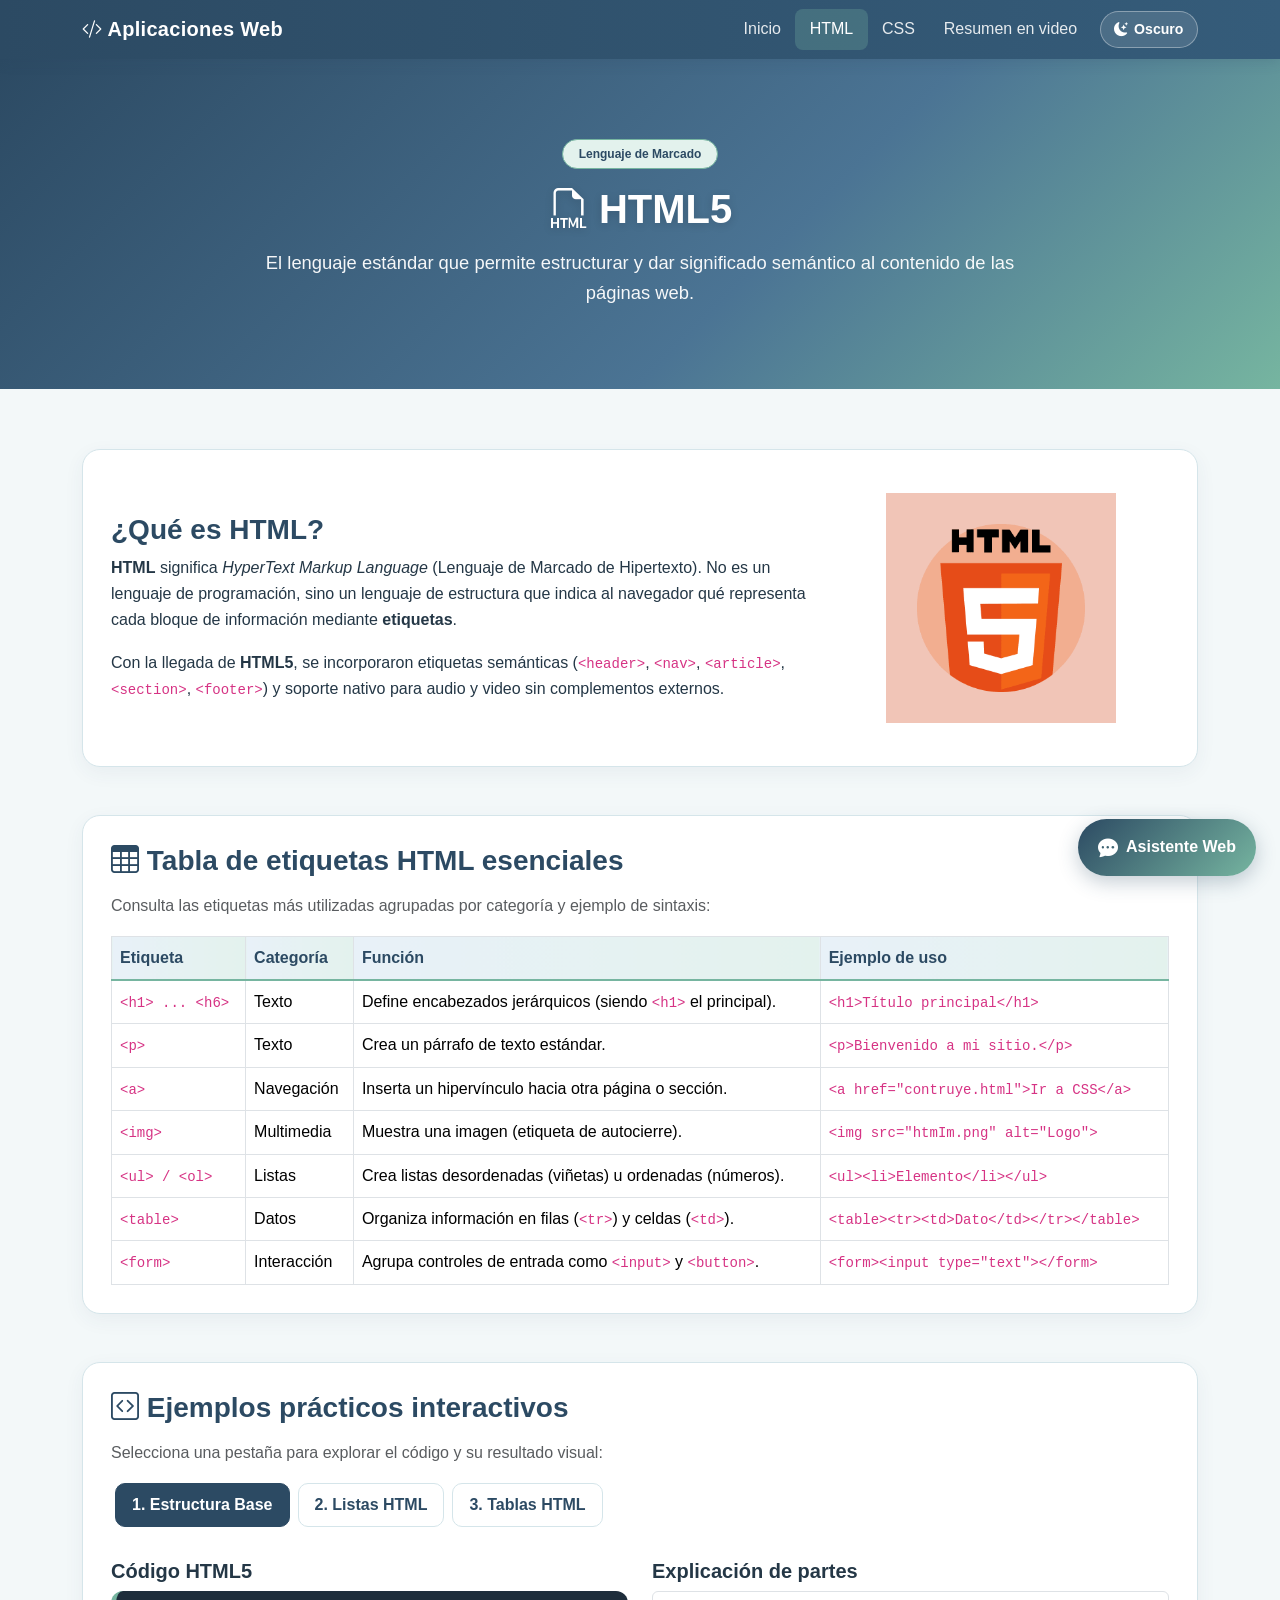
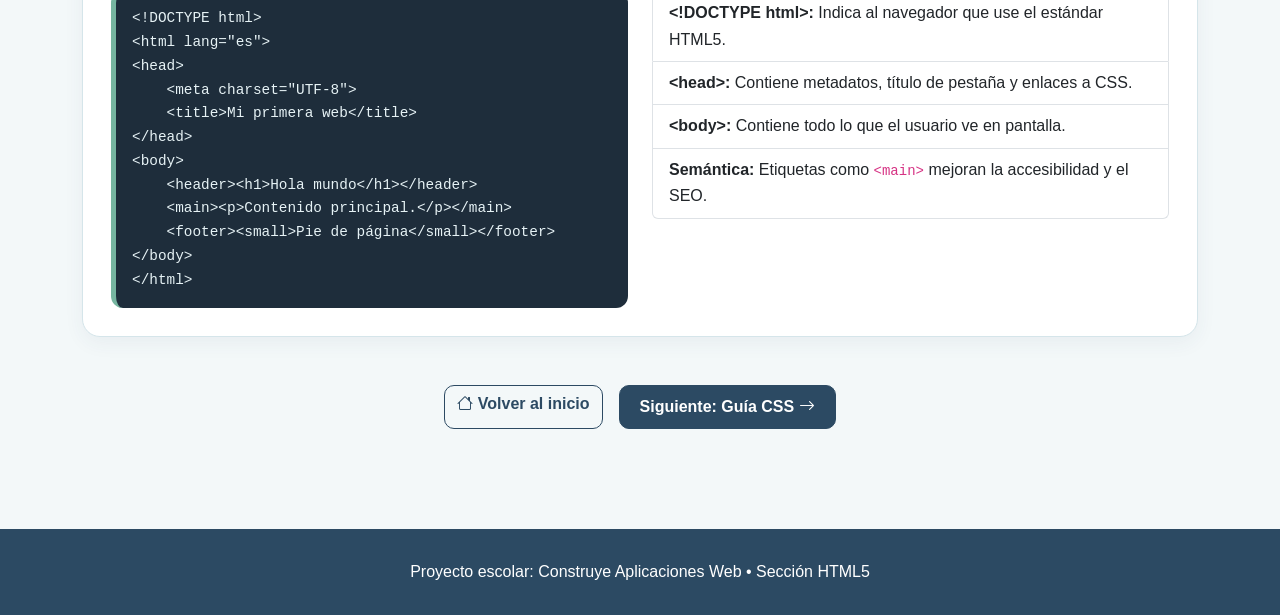
<file: print.html>
<!DOCTYPE html>
<html lang="es">
<head>
    <meta charset="UTF-8">
    <meta name="viewport" content="width=device-width, initial-scale=1.0">
    <title>HTML | Construye Aplicaciones Web</title>
    <link href="https://cdn.jsdelivr.net/npm/bootstrap@5.3.3/dist/css/bootstrap.min.css" rel="stylesheet">
    <link href="https://cdn.jsdelivr.net/npm/bootstrap-icons@1.11.3/font/bootstrap-icons.css" rel="stylesheet">
    <link rel="stylesheet" href="construye.css">
</head>
<body>
    <nav class="navbar navbar-expand-lg navbar-dark sticky-top">
        <div class="container">
            <a class="navbar-brand fw-bold" href="index.html"><i class="bi bi-code-slash"></i> Aplicaciones Web</a>
            <button class="navbar-toggler" type="button" data-bs-toggle="collapse" data-bs-target="#menu" aria-controls="menu" aria-expanded="false" aria-label="Abrir menú"><span class="navbar-toggler-icon"></span></button>
            <div class="collapse navbar-collapse" id="menu">
                <ul class="navbar-nav ms-auto">
                    <li class="nav-item"><a class="nav-link" href="index.html">Inicio</a></li>
                    <li class="nav-item"><a class="nav-link active" href="print.html">HTML</a></li>
                    <li class="nav-item"><a class="nav-link" href="contruye.html">CSS</a></li>
                    <li class="nav-item"><a class="nav-link" href="ambosVd.html">Resumen en video</a></li>
                    <li class="nav-item ms-lg-2 mt-2 mt-lg-0 d-flex align-items-center">
                        <button type="button" class="theme-toggle-btn" id="themeToggleBtn" aria-label="Cambiar entre tema claro y oscuro">
                            <i class="bi bi-moon-stars-fill" id="themeIcon"></i>
                            <span id="themeLabel">Oscuro</span>
                        </button>
                    </li>
                </ul>
            </div>
        </div>
    </nav>

    <header class="hero">
        <div class="container">
            <span class="badge rounded-pill badge-soft px-3 py-2 mb-3">Lenguaje de Marcado</span>
            <h1><i class="bi bi-filetype-html"></i> HTML5</h1>
            <p>El lenguaje estándar que permite estructurar y dar significado semántico al contenido de las páginas web.</p>
        </div>
    </header>

    <main class="container section-space">
        <!-- Introducción -->
        <section class="content-card mb-5">
            <div class="row align-items-center g-4">
                <div class="col-md-8">
                    <h2 class="h3 fw-bold" style="color: var(--principal);">¿Qué es HTML?</h2>
                    <p><strong>HTML</strong> significa <em>HyperText Markup Language</em> (Lenguaje de Marcado de Hipertexto). No es un lenguaje de programación, sino un lenguaje de estructura que indica al navegador qué representa cada bloque de información mediante <strong>etiquetas</strong>.</p>
                    <p class="mb-0">Con la llegada de <strong>HTML5</strong>, se incorporaron etiquetas semánticas (<code>&lt;header&gt;</code>, <code>&lt;nav&gt;</code>, <code>&lt;article&gt;</code>, <code>&lt;section&gt;</code>, <code>&lt;footer&gt;</code>) y soporte nativo para audio y video sin complementos externos.</p>
                </div>
                <div class="col-md-4 text-center">
                    <img src="htmIm.png" class="content-img" alt="Imagen ilustrativa de HTML5">
                </div>
            </div>
        </section>

        <!-- Tabla de Etiquetas HTML -->
        <section class="content-card mb-5">
            <h2 class="h3 fw-bold mb-3" style="color: var(--principal);"><i class="bi bi-table"></i> Tabla de etiquetas HTML esenciales</h2>
            <p class="text-muted">Consulta las etiquetas más utilizadas agrupadas por categoría y ejemplo de sintaxis:</p>
            <div class="table-responsive">
                <table class="table table-bordered table-hover table-custom align-middle mb-0">
                    <thead>
                        <tr>
                            <th>Etiqueta</th>
                            <th>Categoría</th>
                            <th>Función</th>
                            <th>Ejemplo de uso</th>
                        </tr>
                    </thead>
                    <tbody>
                        <tr>
                            <td><code>&lt;h1&gt; ... &lt;h6&gt;</code></td>
                            <td>Texto</td>
                            <td>Define encabezados jerárquicos (siendo <code>&lt;h1&gt;</code> el principal).</td>
                            <td><code>&lt;h1&gt;Título principal&lt;/h1&gt;</code></td>
                        </tr>
                        <tr>
                            <td><code>&lt;p&gt;</code></td>
                            <td>Texto</td>
                            <td>Crea un párrafo de texto estándar.</td>
                            <td><code>&lt;p&gt;Bienvenido a mi sitio.&lt;/p&gt;</code></td>
                        </tr>
                        <tr>
                            <td><code>&lt;a&gt;</code></td>
                            <td>Navegación</td>
                            <td>Inserta un hipervínculo hacia otra página o sección.</td>
                            <td><code>&lt;a href="contruye.html"&gt;Ir a CSS&lt;/a&gt;</code></td>
                        </tr>
                        <tr>
                            <td><code>&lt;img&gt;</code></td>
                            <td>Multimedia</td>
                            <td>Muestra una imagen (etiqueta de autocierre).</td>
                            <td><code>&lt;img src="htmIm.png" alt="Logo"&gt;</code></td>
                        </tr>
                        <tr>
                            <td><code>&lt;ul&gt; / &lt;ol&gt;</code></td>
                            <td>Listas</td>
                            <td>Crea listas desordenadas (viñetas) u ordenadas (números).</td>
                            <td><code>&lt;ul&gt;&lt;li&gt;Elemento&lt;/li&gt;&lt;/ul&gt;</code></td>
                        </tr>
                        <tr>
                            <td><code>&lt;table&gt;</code></td>
                            <td>Datos</td>
                            <td>Organiza información en filas (<code>&lt;tr&gt;</code>) y celdas (<code>&lt;td&gt;</code>).</td>
                            <td><code>&lt;table&gt;&lt;tr&gt;&lt;td&gt;Dato&lt;/td&gt;&lt;/tr&gt;&lt;/table&gt;</code></td>
                        </tr>
                        <tr>
                            <td><code>&lt;form&gt;</code></td>
                            <td>Interacción</td>
                            <td>Agrupa controles de entrada como <code>&lt;input&gt;</code> y <code>&lt;button&gt;</code>.</td>
                            <td><code>&lt;form&gt;&lt;input type="text"&gt;&lt;/form&gt;</code></td>
                        </tr>
                    </tbody>
                </table>
            </div>
        </section>

        <!-- Pestañas Interactivas Bootstrap: Ejemplos de Listas, Tablas y Estructura -->
        <section class="content-card mb-5">
            <h2 class="h3 fw-bold mb-3" style="color: var(--principal);"><i class="bi bi-code-square"></i> Ejemplos prácticos interactivos</h2>
            <p class="text-muted">Selecciona una pestaña para explorar el código y su resultado visual:</p>

            <ul class="nav nav-pills mb-4" id="pills-html-tab" role="tablist">
                <li class="nav-item" role="presentation">
                    <button class="nav-link active" id="tab-estructura-btn" data-bs-toggle="pill" data-bs-target="#tab-estructura" type="button" role="tab">1. Estructura Base</button>
                </li>
                <li class="nav-item" role="presentation">
                    <button class="nav-link" id="tab-listas-btn" data-bs-toggle="pill" data-bs-target="#tab-listas" type="button" role="tab">2. Listas HTML</button>
                </li>
                <li class="nav-item" role="presentation">
                    <button class="nav-link" id="tab-tablas-btn" data-bs-toggle="pill" data-bs-target="#tab-tablas" type="button" role="tab">3. Tablas HTML</button>
                </li>
            </ul>

            <div class="tab-content" id="pills-html-tabContent">
                <!-- Tab 1 -->
                <div class="tab-pane fade show active" id="tab-estructura" role="tabpanel">
                    <div class="row g-4">
                        <div class="col-md-6">
                            <h3 class="h5 fw-bold">Código HTML5</h3>
                            <pre class="code-block mb-0"><code>&lt;!DOCTYPE html&gt;
&lt;html lang="es"&gt;
&lt;head&gt;
    &lt;meta charset="UTF-8"&gt;
    &lt;title&gt;Mi primera web&lt;/title&gt;
&lt;/head&gt;
&lt;body&gt;
    &lt;header&gt;&lt;h1&gt;Hola mundo&lt;/h1&gt;&lt;/header&gt;
    &lt;main&gt;&lt;p&gt;Contenido principal.&lt;/p&gt;&lt;/main&gt;
    &lt;footer&gt;&lt;small&gt;Pie de página&lt;/small&gt;&lt;/footer&gt;
&lt;/body&gt;
&lt;/html&gt;</code></pre>
                        </div>
                        <div class="col-md-6">
                            <h3 class="h5 fw-bold">Explicación de partes</h3>
                            <ul class="list-group">
                                <li class="list-group-item"><strong>&lt;!DOCTYPE html&gt;:</strong> Indica al navegador que use el estándar HTML5.</li>
                                <li class="list-group-item"><strong>&lt;head&gt;:</strong> Contiene metadatos, título de pestaña y enlaces a CSS.</li>
                                <li class="list-group-item"><strong>&lt;body&gt;:</strong> Contiene todo lo que el usuario ve en pantalla.</li>
                                <li class="list-group-item"><strong>Semántica:</strong> Etiquetas como <code>&lt;main&gt;</code> mejoran la accesibilidad y el SEO.</li>
                            </ul>
                        </div>
                    </div>
                </div>

                <!-- Tab 2 -->
                <div class="tab-pane fade" id="tab-listas" role="tabpanel">
                    <div class="row g-4">
                        <div class="col-md-6">
                            <h3 class="h5 fw-bold">Código de Listas</h3>
                            <pre class="code-block mb-0"><code>&lt;!-- Lista desordenada --&gt;
&lt;ul&gt;
    &lt;li&gt;HTML5&lt;/li&gt;
    &lt;li&gt;CSS3&lt;/li&gt;
&lt;/ul&gt;

&lt;!-- Lista ordenada --&gt;
&lt;ol&gt;
    &lt;li&gt;Abrir editor&lt;/li&gt;
    &lt;li&gt;Guardar como .html&lt;/li&gt;
&lt;/ol&gt;</code></pre>
                        </div>
                        <div class="col-md-6">
                            <h3 class="h5 fw-bold">Vista previa en navegador</h3>
                            <div class="p-3 rounded-3 border bg-light">
                                <p class="fw-bold mb-1">Lista con viñetas (&lt;ul&gt;):</p>
                                <ul>
                                    <li>HTML5</li>
                                    <li>CSS3</li>
                                </ul>
                                <p class="fw-bold mb-1">Lista numerada (&lt;ol&gt;):</p>
                                <ol class="mb-0">
                                    <li>Abrir editor</li>
                                    <li>Guardar como .html</li>
                                </ol>
                            </div>
                        </div>
                    </div>
                </div>

                <!-- Tab 3 -->
                <div class="tab-pane fade" id="tab-tablas" role="tabpanel">
                    <div class="row g-4">
                        <div class="col-md-6">
                            <h3 class="h5 fw-bold">Código de Tabla</h3>
                            <pre class="code-block mb-0"><code>&lt;table class="table"&gt;
  &lt;thead&gt;
    &lt;tr&gt;&lt;th&gt;Etiqueta&lt;/th&gt;&lt;th&gt;Significado&lt;/th&gt;&lt;/tr&gt;
  &lt;/thead&gt;
  &lt;tbody&gt;
    &lt;tr&gt;&lt;td&gt;&amp;lt;tr&amp;gt;&lt;/td&gt;&lt;td&gt;Fila de tabla&lt;/td&gt;&lt;/tr&gt;
    &lt;tr&gt;&lt;td&gt;&amp;lt;td&amp;gt;&lt;/td&gt;&lt;td&gt;Celda de dato&lt;/td&gt;&lt;/tr&gt;
  &lt;/tbody&gt;
&lt;/table&gt;</code></pre>
                        </div>
                        <div class="col-md-6">
                            <h3 class="h5 fw-bold">Vista previa en navegador</h3>
                            <table class="table table-bordered table-custom mb-0">
                                <thead>
                                    <tr><th>Etiqueta</th><th>Significado</th></tr>
                                </thead>
                                <tbody>
                                    <tr><td><code>&lt;tr&gt;</code></td><td>Fila de tabla (Table Row)</td></tr>
                                    <tr><td><code>&lt;td&gt;</code></td><td>Celda de dato (Table Data)</td></tr>
                                </tbody>
                            </table>
                        </div>
                    </div>
                </div>
            </div>
        </section>

        <div class="d-flex justify-content-center gap-3 flex-wrap mt-4">
            <a href="index.html" class="btn btn-outline-primary"><i class="bi bi-house"></i> Volver al inicio</a>
            <a href="contruye.html" class="btn btn-primary">Siguiente: Guía CSS <i class="bi bi-arrow-right"></i></a>
        </div>
    </main>

    <footer><p>Proyecto escolar: Construye Aplicaciones Web • Sección HTML5</p></footer>

    
    <!-- Botón y Ventana de Chat Interactivo -->
    <button class="chat-toggle-btn" id="chatToggle" aria-label="Abrir chat de ayuda">
        <i class="bi bi-chat-dots-fill fs-5"></i>
        <span>Asistente Web</span>
    </button>

    <div class="chat-window" id="chatWindow" role="dialog" aria-label="Chat de ayuda sobre HTML y CSS">
        <div class="chat-header">
            <div class="d-flex align-items-center gap-2">
                <i class="bi bi-robot fs-5"></i>
                <div>
                    <strong class="d-block" style="font-size: 0.95rem;">Tutor HTML &amp; CSS</strong>
                    <small style="font-size: 0.75rem; opacity: 0.85;">En línea • Responde tus dudas</small>
                </div>
            </div>
            <button type="button" class="btn-close btn-close-white" id="chatClose" aria-label="Cerrar chat"></button>
        </div>
        <div class="chat-body" id="chatBody">
            <div class="chat-msg bot">
                ¡Hola! 👋 Soy tu asistente de <strong>Construye Aplicaciones Web</strong>. Pregúntame sobre etiquetas HTML, propiedades CSS, tablas o Bootstrap.
            </div>
        </div>
        <div class="chat-suggestions">
            <button type="button" class="chat-chip" data-q="¿Qué es HTML?">¿Qué es HTML?</button>
            <button type="button" class="chat-chip" data-q="¿Qué es CSS?">¿Qué es CSS?</button>
            <button type="button" class="chat-chip" data-q="Diferencia HTML y CSS">HTML vs CSS</button>
            <button type="button" class="chat-chip" data-q="¿Para qué sirve Bootstrap?">Bootstrap</button>
        </div>
        <form class="chat-footer" id="chatForm">
            <input type="text" class="form-control form-control-sm" id="chatInput" placeholder="Escribe tu duda..." autocomplete="off" required>
            <button type="submit" class="btn btn-primary btn-sm" aria-label="Enviar mensaje"><i class="bi bi-send"></i></button>
        </form>
    </div>

    <script>
        (function () {
            const chatToggle = document.getElementById('chatToggle');
            const chatWindow = document.getElementById('chatWindow');
            const chatClose = document.getElementById('chatClose');
            const chatForm = document.getElementById('chatForm');
            const chatInput = document.getElementById('chatInput');
            const chatBody = document.getElementById('chatBody');
            const chips = document.querySelectorAll('.chat-chip');

            if (!chatToggle || !chatWindow) return;

            chatToggle.addEventListener('click', () => {
                chatWindow.classList.toggle('open');
                if (chatWindow.classList.contains('open')) chatInput.focus();
            });

            chatClose.addEventListener('click', () => {
                chatWindow.classList.remove('open');
            });

            function getBotReply(text) {
                const q = text.toLowerCase();
                if (q.includes('html')) {
                    return '<strong>HTML</strong> (HyperText Markup Language) construye el esqueleto y contenido de la web usando etiquetas como &lt;h1&gt;, &lt;p&gt;, &lt;table&gt;, &lt;ul&gt; y &lt;form&gt;.';
                }
                if (q.includes('css')) {
                    return '<strong>CSS</strong> (Cascading Style Sheets) diseña la apariencia visual: colores, fuentes, márgenes, bordes, Flexbox y diseño adaptable.';
                }
                if (q.includes('diferencia') || q.includes('vs')) {
                    return 'En resumen: <strong>HTML construye</strong> la estructura y el contenido, mientras que <strong>CSS diseña</strong> cómo se ve todo en pantalla.';
                }
                if (q.includes('bootstrap')) {
                    return '<strong>Bootstrap 5</strong> es un framework CSS/JS que facilita crear diseños responsivos con su sistema de rejilla (grid), tarjetas, tablas, modales y acordeones.';
                }
                if (q.includes('tabla')) {
                    return 'Para crear tablas en HTML usa <code>&lt;table&gt;</code>, filas con <code>&lt;tr&gt;</code>, encabezados con <code>&lt;th&gt;</code> y celdas con <code>&lt;td&gt;</code>.';
                }
                if (q.includes('lista')) {
                    return 'Usa <code>&lt;ul&gt;</code> para listas con viñetas (desordenadas), <code>&lt;ol&gt;</code> para listas numeradas (ordenadas) y <code>&lt;li&gt;</code> para cada elemento.';
                }
                if (q.includes('video')) {
                    return 'Puedes ver el resumen audiovisual <strong>expHC.mp4</strong> en la sección de Video de Inicio o en la página <em>Resumen en video</em>.';
                }
                return '¡Buena pregunta! Te recomiendo revisar las tarjetas, ejemplos de código y tablas interactivas de esta página, o preguntarme sobre <strong>HTML</strong>, <strong>CSS</strong>, <strong>tablas</strong>, <strong>listas</strong> o <strong>Bootstrap</strong>.';
            }

            function appendMessage(text, sender) {
                const div = document.createElement('div');
                div.className = 'chat-msg ' + sender;
                div.innerHTML = text;
                chatBody.appendChild(div);
                chatBody.scrollTop = chatBody.scrollHeight;
            }

            function sendQuery(query) {
                if (!query.trim()) return;
                appendMessage(query.replace(/</g, '&lt;').replace(/>/g, '&gt;'), 'user');
                setTimeout(() => {
                    appendMessage(getBotReply(query), 'bot');
                }, 300);
            }

            chatForm.addEventListener('submit', (e) => {
                e.preventDefault();
                const val = chatInput.value;
                chatInput.value = '';
                sendQuery(val);
            });

            chips.forEach(chip => {
                chip.addEventListener('click', () => {
                    sendQuery(chip.getAttribute('data-q'));
                });
            });
        })();
    </script>


    <script src="https://cdn.jsdelivr.net/npm/bootstrap@5.3.3/dist/js/bootstrap.bundle.min.js"></script>

    <script>
        (function () {
            const root = document.documentElement;
            const btn = document.getElementById('themeToggleBtn');
            const icon = document.getElementById('themeIcon');
            const label = document.getElementById('themeLabel');

            function applyTheme(theme) {
                if (theme === 'dark') {
                    root.setAttribute('data-theme', 'dark');
                    if (icon) icon.className = 'bi bi-sun-fill text-warning';
                    if (label) label.textContent = 'Claro';
                } else {
                    root.removeAttribute('data-theme');
                    if (icon) icon.className = 'bi bi-moon-stars-fill';
                    if (label) label.textContent = 'Oscuro';
                }
            }

            const savedTheme = localStorage.getItem('webAppTheme') || 'light';
            applyTheme(savedTheme);

            if (btn) {
                btn.addEventListener('click', () => {
                    const current = root.getAttribute('data-theme') === 'dark' ? 'dark' : 'light';
                    const next = current === 'dark' ? 'light' : 'dark';
                    localStorage.setItem('webAppTheme', next);
                    applyTheme(next);
                });
            }
        })();
    </script>

</body>
</html>
</file>
<file: construye.css>
:root {
    --principal: #2c4a63;      /* Azul pizarra profundo */
    --secundario: #4b7494;     /* Azul medio suave */
    --acento: #76b5a0;         /* Verde salvia/menta suave */
    --acento-claro: #e3f2ed;   /* Verde muy suave para fondos */
    --azul-claro: #e8f1f8;     /* Azul muy suave para tarjetas/tablas */
    --fondo: #f3f8f9;          /* Fondo general pastel azulado-verdoso */
    --texto: #243746;          /* Texto principal oscuro */
    --blanco: #ffffff;
}

* {
    box-sizing: border-box;
}

html {
    scroll-behavior: smooth;
}

body {
    margin: 0;
    background-color: var(--fondo);
    color: var(--texto);
    font-family: 'Segoe UI', Roboto, Helvetica, Arial, sans-serif;
    line-height: 1.65;
}

/* Navbar */
.navbar {
    background: linear-gradient(90deg, var(--principal), #355c7a) !important;
    box-shadow: 0 3px 12px rgba(44, 74, 99, 0.18);
}

.navbar .navbar-brand {
    color: var(--blanco) !important;
    letter-spacing: 0.3px;
}

.navbar .nav-link {
    color: rgba(255, 255, 255, 0.88) !important;
    border-radius: 8px;
    padding: 0.45rem 0.9rem !important;
    transition: all 0.25s ease;
}

.navbar .nav-link:hover,
.navbar .nav-link:focus,
.navbar .nav-link.active {
    color: var(--blanco) !important;
    background-color: rgba(118, 181, 160, 0.28);
}

/* Hero Banner */
.hero {
    padding: 80px 20px;
    color: var(--blanco);
    text-align: center;
    background: linear-gradient(135deg, var(--principal) 0%, var(--secundario) 60%, var(--acento) 100%);
    position: relative;
    overflow: hidden;
}

.hero h1 {
    font-weight: 800;
    text-shadow: 0 2px 8px rgba(0, 0, 0, 0.15);
}

.hero p {
    max-width: 780px;
    margin: 15px auto 0;
    font-size: 1.15rem;
    opacity: 0.95;
}

.badge-soft {
    background-color: var(--acento-claro);
    color: var(--principal);
    border: 1px solid var(--acento);
    font-weight: 600;
}

/* Secciones y Tarjetas */
.section-space {
    padding-top: 60px;
    padding-bottom: 60px;
}

.section-title {
    margin-bottom: 15px;
    color: var(--principal);
    font-weight: 700;
    text-align: center;
}

.section-subtitle {
    text-align: center;
    color: #546e7a;
    max-width: 740px;
    margin: 0 auto 35px;
}

.content-card {
    height: 100%;
    padding: 28px;
    background: var(--blanco);
    border: 1px solid #d5e5ea;
    border-radius: 18px;
    box-shadow: 0 6px 20px rgba(44, 74, 99, 0.06);
    transition: transform 0.25s ease, box-shadow 0.25s ease, border-color 0.25s ease;
}

.content-card:hover {
    transform: translateY(-4px);
    box-shadow: 0 12px 26px rgba(44, 74, 99, 0.12);
    border-color: var(--acento);
}

.icon-circle {
    width: 64px;
    height: 64px;
    border-radius: 50%;
    background: linear-gradient(135deg, var(--azul-claro), var(--acento-claro));
    color: var(--principal);
    display: inline-flex;
    align-items: center;
    justify-content: center;
    font-size: 1.85rem;
    margin-bottom: 12px;
    border: 1px solid rgba(118, 181, 160, 0.4);
}

.content-img {
    display: block;
    width: 100%;
    max-height: 230px;
    object-fit: contain;
    margin: 15px auto;
    border-radius: 12px;
}

/* Botones personalizados */
.btn-primary {
    background-color: var(--principal);
    border-color: var(--principal);
    border-radius: 10px;
    padding: 0.55rem 1.25rem;
    font-weight: 600;
    transition: all 0.25s ease;
}

.btn-primary:hover,
.btn-primary:focus {
    background-color: #1f3649;
    border-color: #1f3649;
}

.btn-soft-green {
    background-color: var(--acento);
    border-color: var(--acento);
    color: #163029;
    border-radius: 10px;
    padding: 0.55rem 1.25rem;
    font-weight: 600;
    transition: all 0.25s ease;
}

.btn-soft-green:hover {
    background-color: #62a38d;
    border-color: #62a38d;
    color: var(--blanco);
}

.btn-outline-primary {
    color: var(--principal);
    border-color: var(--principal);
    border-radius: 10px;
    font-weight: 600;
}

.btn-outline-primary:hover {
    background-color: var(--principal);
    border-color: var(--principal);
    color: var(--blanco);
}

/* Tablas */
.table-custom thead th {
    background: linear-gradient(90deg, var(--azul-claro), var(--acento-claro));
    color: var(--principal);
    border-bottom: 2px solid var(--acento);
    font-weight: 700;
}

.table-hover tbody tr:hover {
    background-color: rgba(118, 181, 160, 0.12);
}

/* Acordeones y Pestañas Bootstrap */
.accordion-item {
    border: 1px solid #d5e5ea;
    border-radius: 12px !important;
    margin-bottom: 10px;
    overflow: hidden;
}

.accordion-button:not(.collapsed) {
    background-color: var(--acento-claro);
    color: var(--principal);
    font-weight: 700;
    box-shadow: none;
}

.accordion-button:focus {
    box-shadow: 0 0 0 0.2rem rgba(118, 181, 160, 0.35);
}

.nav-pills .nav-link {
    color: var(--principal);
    background-color: var(--blanco);
    border: 1px solid #d5e5ea;
    margin: 0 4px 8px;
    border-radius: 10px;
    font-weight: 600;
}

.nav-pills .nav-link.active {
    background-color: var(--principal);
    border-color: var(--principal);
    color: var(--blanco);
}

/* Bloques de código */
pre.code-block {
    background-color: #1e2d3b;
    color: #e6f2f5;
    padding: 16px;
    border-radius: 12px;
    border-left: 5px solid var(--acento);
    font-size: 0.9rem;
    overflow-x: auto;
}

/* Formulario y Video */
.form-area,
.video-box {
    max-width: 500px;
    margin: auto;
    padding: 20px;
    background: var(--blanco);
    border: 1px solid #d5e5ea;
    border-radius: 18px;
    box-shadow: 0 6px 20px rgba(44, 74, 99, 0.07);
}

.video-box video {
    display: block;
    width: 100%;
    border-radius: 12px;
    background: #1c2b36;
}

.form-note {
    color: var(--secundario);
    font-size: 0.9rem;
}

/* Widget de Chat Interactivo Flotante */
.chat-toggle-btn {
    position: fixed;
    bottom: 24px;
    right: 24px;
    z-index: 1050;
    background: linear-gradient(135deg, var(--principal), var(--acento));
    color: var(--blanco);
    border: none;
    border-radius: 50px;
    padding: 12px 20px;
    font-weight: 600;
    box-shadow: 0 6px 20px rgba(44, 74, 99, 0.28);
    display: flex;
    align-items: center;
    gap: 8px;
    cursor: pointer;
    transition: transform 0.2s ease, box-shadow 0.2s ease;
}

.chat-toggle-btn:hover {
    transform: scale(1.04);
    box-shadow: 0 8px 25px rgba(44, 74, 99, 0.35);
}

.chat-window {
    position: fixed;
    bottom: 85px;
    right: 24px;
    width: 340px;
    max-width: calc(100vw - 32px);
    background: var(--blanco);
    border: 1px solid #c9dfe5;
    border-radius: 18px;
    box-shadow: 0 12px 32px rgba(36, 55, 70, 0.22);
    z-index: 1050;
    display: none;
    flex-direction: column;
    overflow: hidden;
}

.chat-window.open {
    display: flex;
    animation: fadeInUp 0.25s ease;
}

@keyframes fadeInUp {
    from {
        opacity: 0;
        transform: translateY(12px);
    }
    to {
        opacity: 1;
        transform: translateY(0);
    }
}

.chat-header {
    background: linear-gradient(90deg, var(--principal), var(--secundario));
    color: var(--blanco);
    padding: 14px 16px;
    display: flex;
    justify-content: space-between;
    align-items: center;
}

.chat-body {
    padding: 14px;
    height: 250px;
    overflow-y: auto;
    background-color: #f7fbfb;
    display: flex;
    flex-direction: column;
    gap: 10px;
}

.chat-msg {
    padding: 9px 13px;
    border-radius: 14px;
    font-size: 0.9rem;
    max-width: 85%;
    line-height: 1.4;
}

.chat-msg.bot {
    background-color: var(--azul-claro);
    color: var(--texto);
    align-self: flex-start;
    border-bottom-left-radius: 4px;
    border: 1px solid #d3e4ee;
}

.chat-msg.user {
    background-color: var(--acento-claro);
    color: #18362e;
    align-self: flex-end;
    border-bottom-right-radius: 4px;
    border: 1px solid #bce0d4;
}

.chat-suggestions {
    padding: 8px 12px;
    background: #eef6f6;
    display: flex;
    gap: 6px;
    flex-wrap: wrap;
    border-top: 1px solid #dce8ea;
}

.chat-chip {
    font-size: 0.76rem;
    background: var(--blanco);
    color: var(--principal);
    border: 1px solid var(--acento);
    border-radius: 20px;
    padding: 3px 10px;
    cursor: pointer;
    transition: background 0.2s;
}

.chat-chip:hover {
    background: var(--acento-claro);
}

.chat-footer {
    padding: 10px;
    background: var(--blanco);
    border-top: 1px solid #dce8ea;
    display: flex;
    gap: 6px;
}

/* Footer */
footer {
    padding: 30px 15px;
    color: var(--blanco);
    text-align: center;
    background: var(--principal);
    margin-top: 40px;
}

footer p {
    margin: 0;
}

@media (max-width: 576px) {
    .hero {
        padding: 55px 15px;
    }
    .form-area,
    .video-box {
        padding: 20px;
    }
}


/* Tema Oscuro (Negro / Azul Nocturno Suave) */
[data-theme="dark"] {
    --principal: #152533;
    --secundario: #3b6382;
    --acento: #65b398;
    --acento-claro: #1c3832;
    --azul-claro: #1a2e3f;
    --fondo: #0f171e;
    --texto: #e6eff5;
    --blanco: #18232d;
}

[data-theme="dark"] body {
    background-color: var(--fondo);
    color: var(--texto);
}

[data-theme="dark"] .content-card,
[data-theme="dark"] .form-area,
[data-theme="dark"] .video-box,
[data-theme="dark"] .chat-window {
    background-color: #18232d;
    border-color: #293b4a;
    color: var(--texto);
}

[data-theme="dark"] .section-title,
[data-theme="dark"] h2,
[data-theme="dark"] h3,
[data-theme="dark"] h4 {
    color: #9ad1be !important;
}

[data-theme="dark"] .section-subtitle,
[data-theme="dark"] .text-muted,
[data-theme="dark"] .text-secondary,
[data-theme="dark"] .form-note {
    color: #9eb3c2 !important;
}

[data-theme="dark"] .list-group-item {
    background-color: #18232d;
    border-color: #293b4a;
    color: var(--texto);
}

[data-theme="dark"] .table {
    color: var(--texto);
    border-color: #2c4050;
    --bs-table-bg: #18232d;
    --bs-table-color: #e6eff5;
    --bs-table-hover-bg: rgba(101, 179, 152, 0.14);
    --bs-table-hover-color: #ffffff;
}

[data-theme="dark"] .table-custom thead th {
    background: linear-gradient(90deg, #1e3547, #1d3c35);
    color: #a9decb;
    border-bottom-color: var(--acento);
}

[data-theme="dark"] .accordion-item {
    background-color: #18232d;
    border-color: #293b4a;
}

[data-theme="dark"] .accordion-button {
    background-color: #1d2b36;
    color: var(--texto);
}

[data-theme="dark"] .accordion-button:not(.collapsed) {
    background-color: #1c3832;
    color: #9ad1be;
}

[data-theme="dark"] .accordion-body {
    background-color: #18232d;
    color: var(--texto);
}

[data-theme="dark"] .nav-pills .nav-link {
    background-color: #1d2b36;
    border-color: #293b4a;
    color: #cfe0ec;
}

[data-theme="dark"] .nav-pills .nav-link.active {
    background-color: var(--acento);
    border-color: var(--acento);
    color: #0e241e;
}

[data-theme="dark"] .form-control,
[data-theme="dark"] .form-select,
[data-theme="dark"] .input-group-text {
    background-color: #121b22;
    border-color: #2d4252;
    color: #e6eff5;
}

[data-theme="dark"] .form-control::placeholder {
    color: #7e96a8;
}

[data-theme="dark"] .bg-light {
    background-color: #131d25 !important;
    color: #e6eff5 !important;
    border-color: #293b4a !important;
}

[data-theme="dark"] .chat-body {
    background-color: #111a21;
}

[data-theme="dark"] .chat-msg.bot {
    background-color: #1c3040;
    border-color: #2b475c;
    color: #e6eff5;
}

[data-theme="dark"] .chat-msg.user {
    background-color: #1f4038;
    border-color: #2f5e53;
    color: #dff5ed;
}

[data-theme="dark"] .chat-suggestions {
    background-color: #15212a;
    border-top-color: #293b4a;
}

[data-theme="dark"] .chat-chip {
    background-color: #1d2c38;
    color: #9ad1be;
    border-color: #3a6357;
}

[data-theme="dark"] .chat-footer {
    background-color: #18232d;
    border-top-color: #293b4a;
}

[data-theme="dark"] .modal-content {
    background-color: #18232d;
    color: #e6eff5;
}

/* Botón de cambio de tema en el navbar */
.theme-toggle-btn {
    border: 1px solid rgba(255, 255, 255, 0.35);
    background-color: rgba(255, 255, 255, 0.12);
    color: #ffffff;
    border-radius: 50px;
    padding: 0.35rem 0.85rem;
    font-size: 0.88rem;
    font-weight: 600;
    display: inline-flex;
    align-items: center;
    gap: 6px;
    cursor: pointer;
    transition: all 0.25s ease;
}

.theme-toggle-btn:hover {
    background-color: rgba(118, 181, 160, 0.35);
    border-color: var(--acento);
    color: #ffffff;
}
</file>
